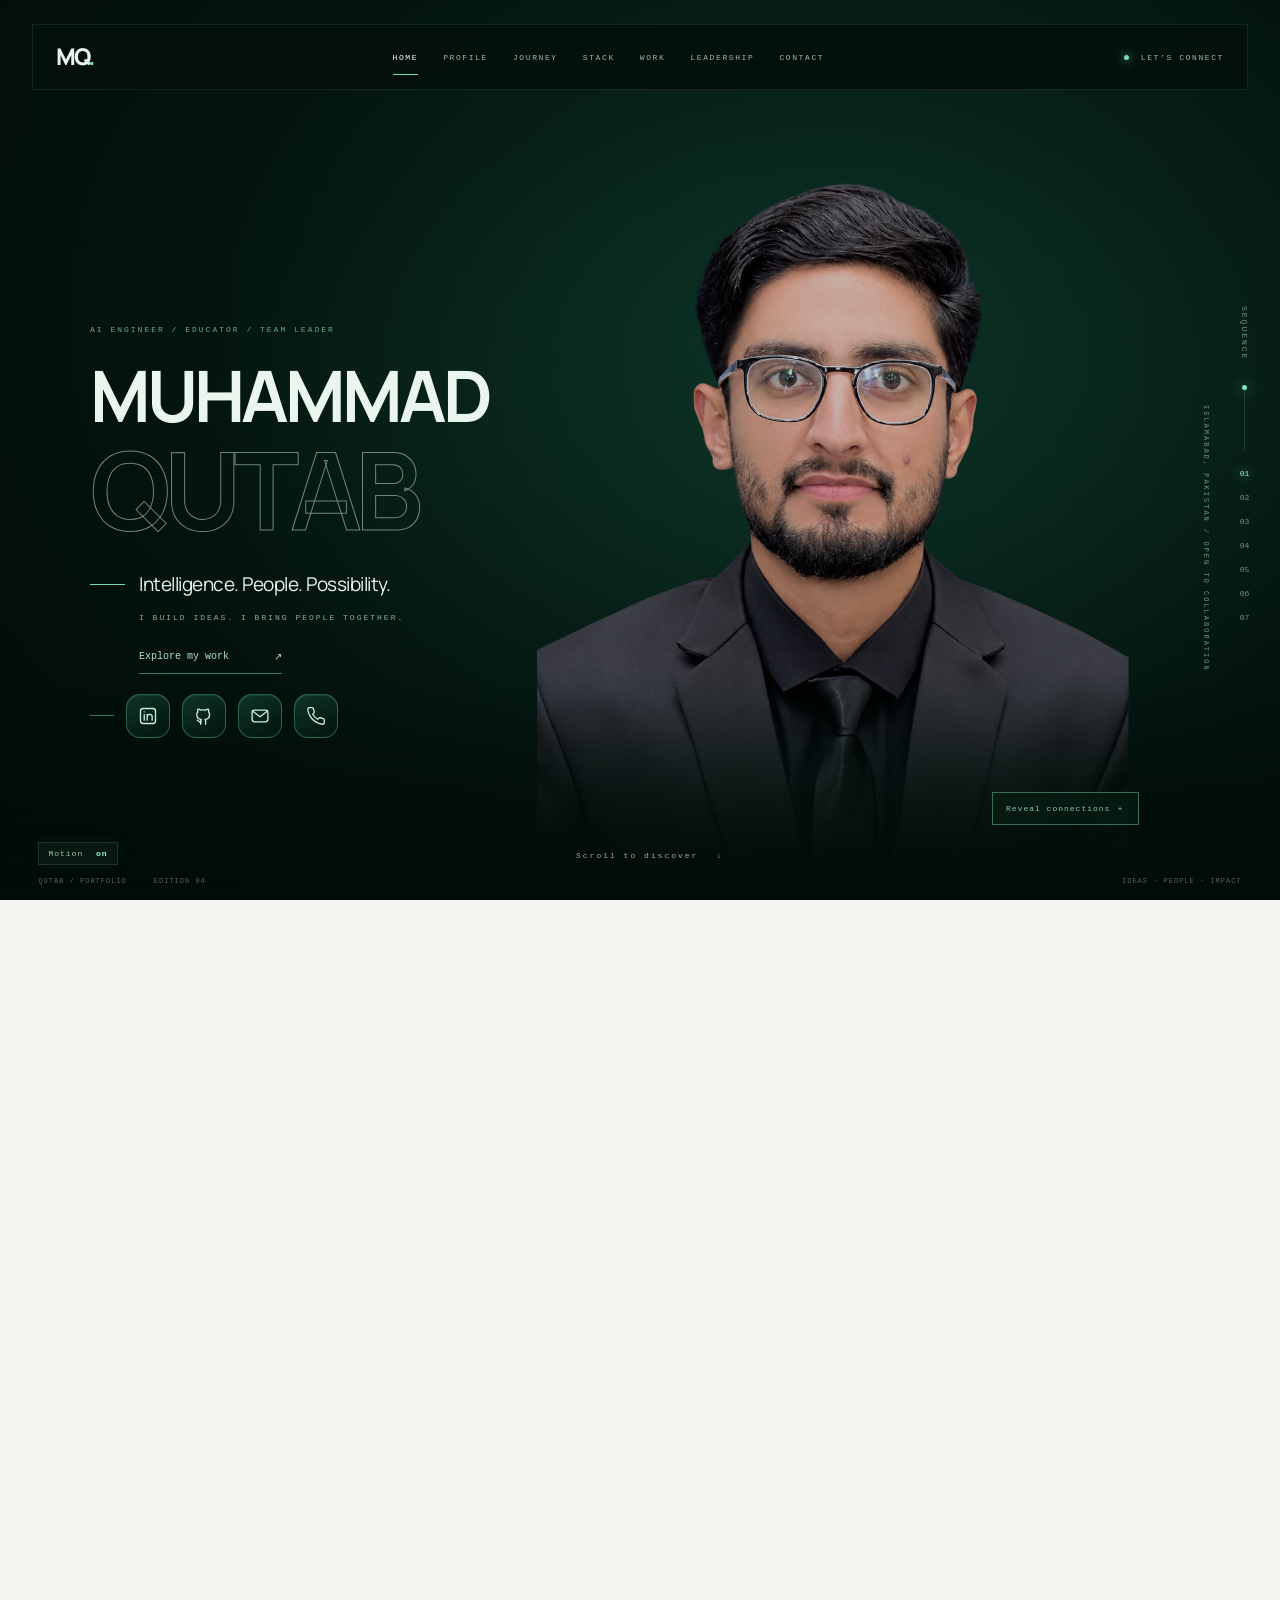
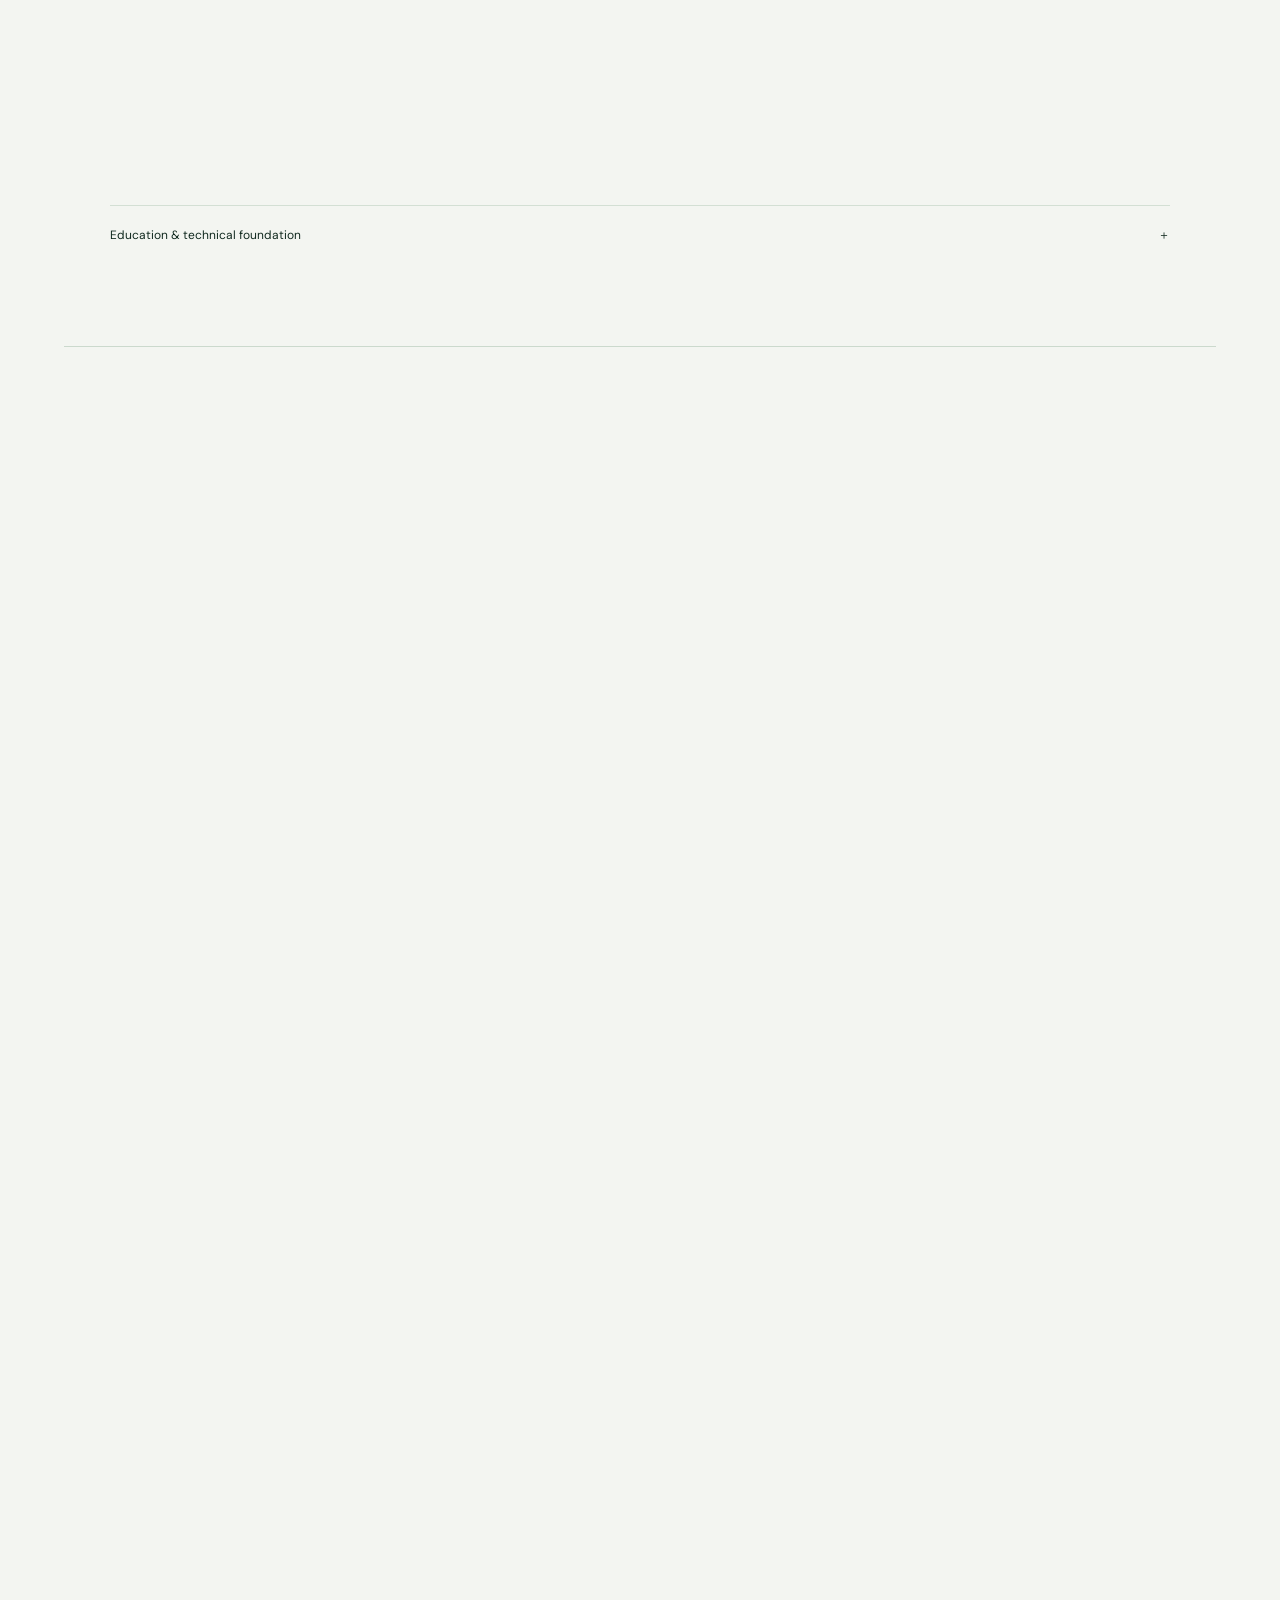
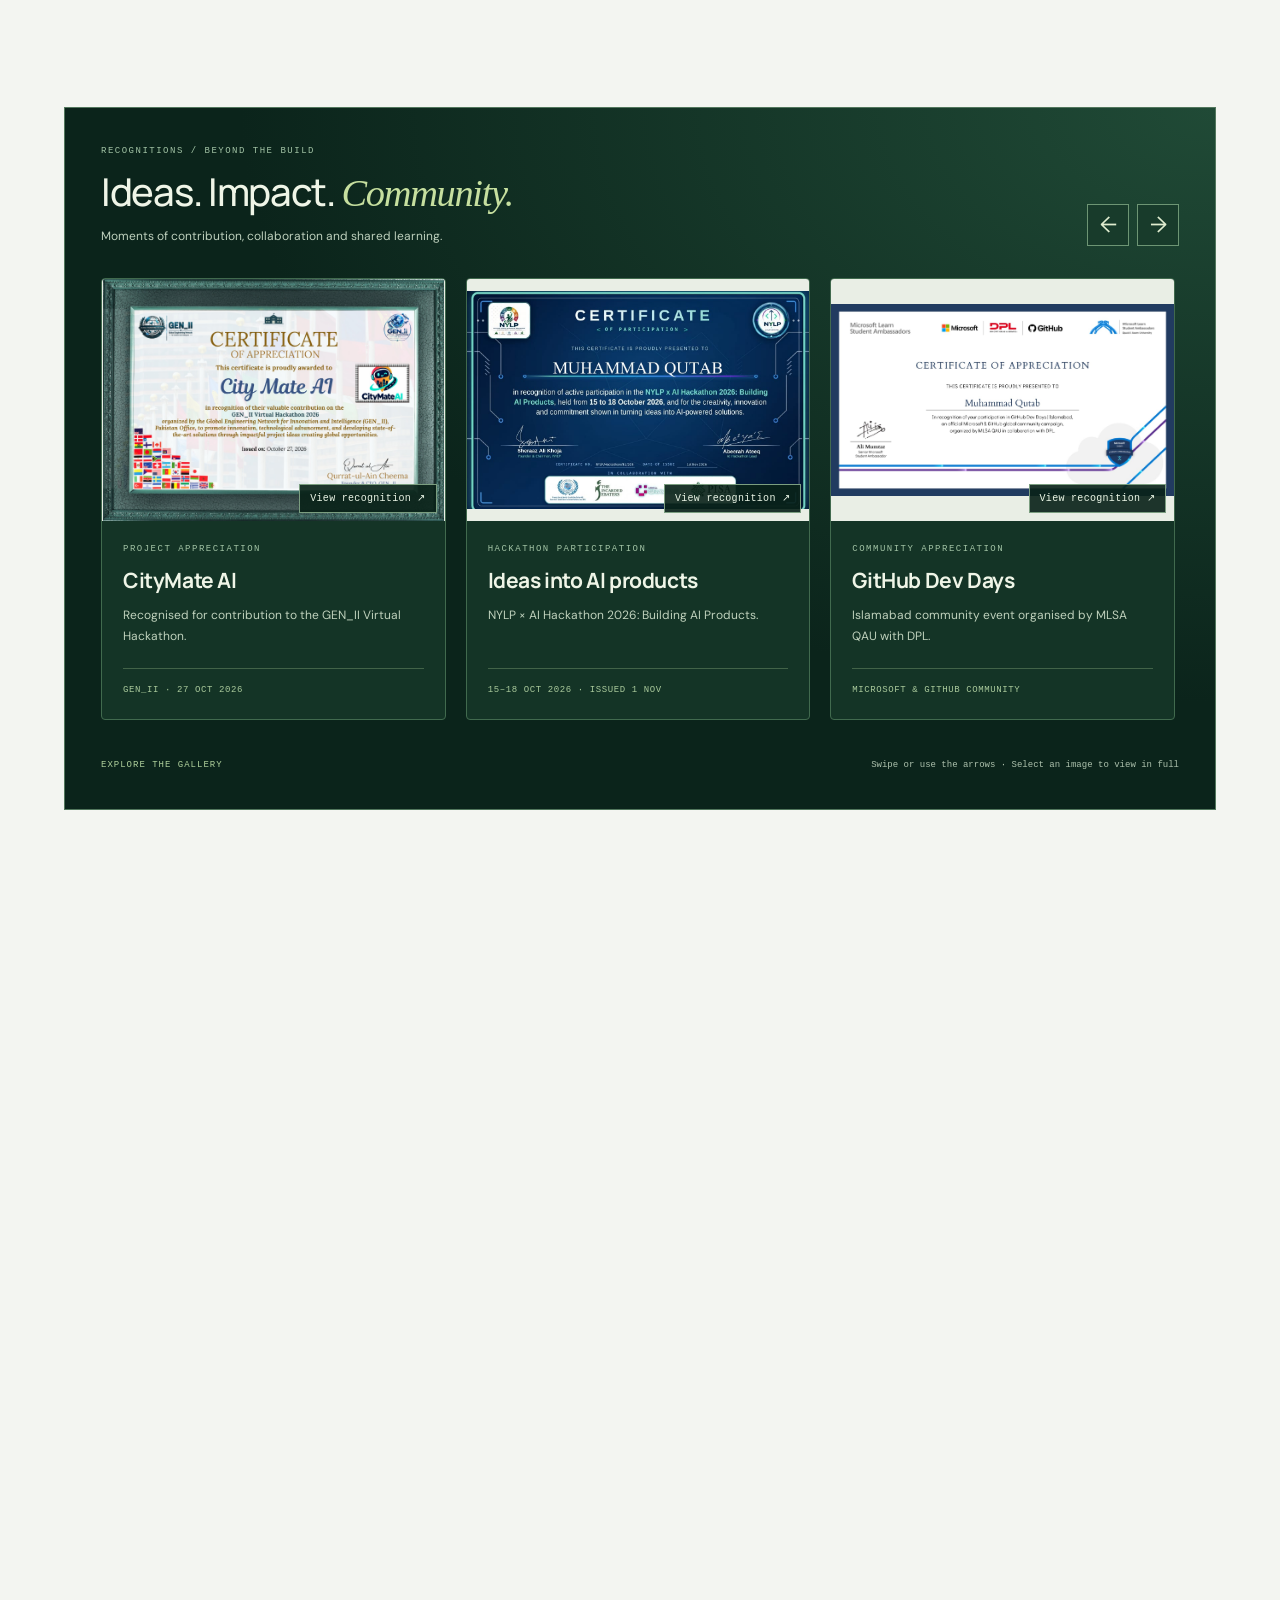
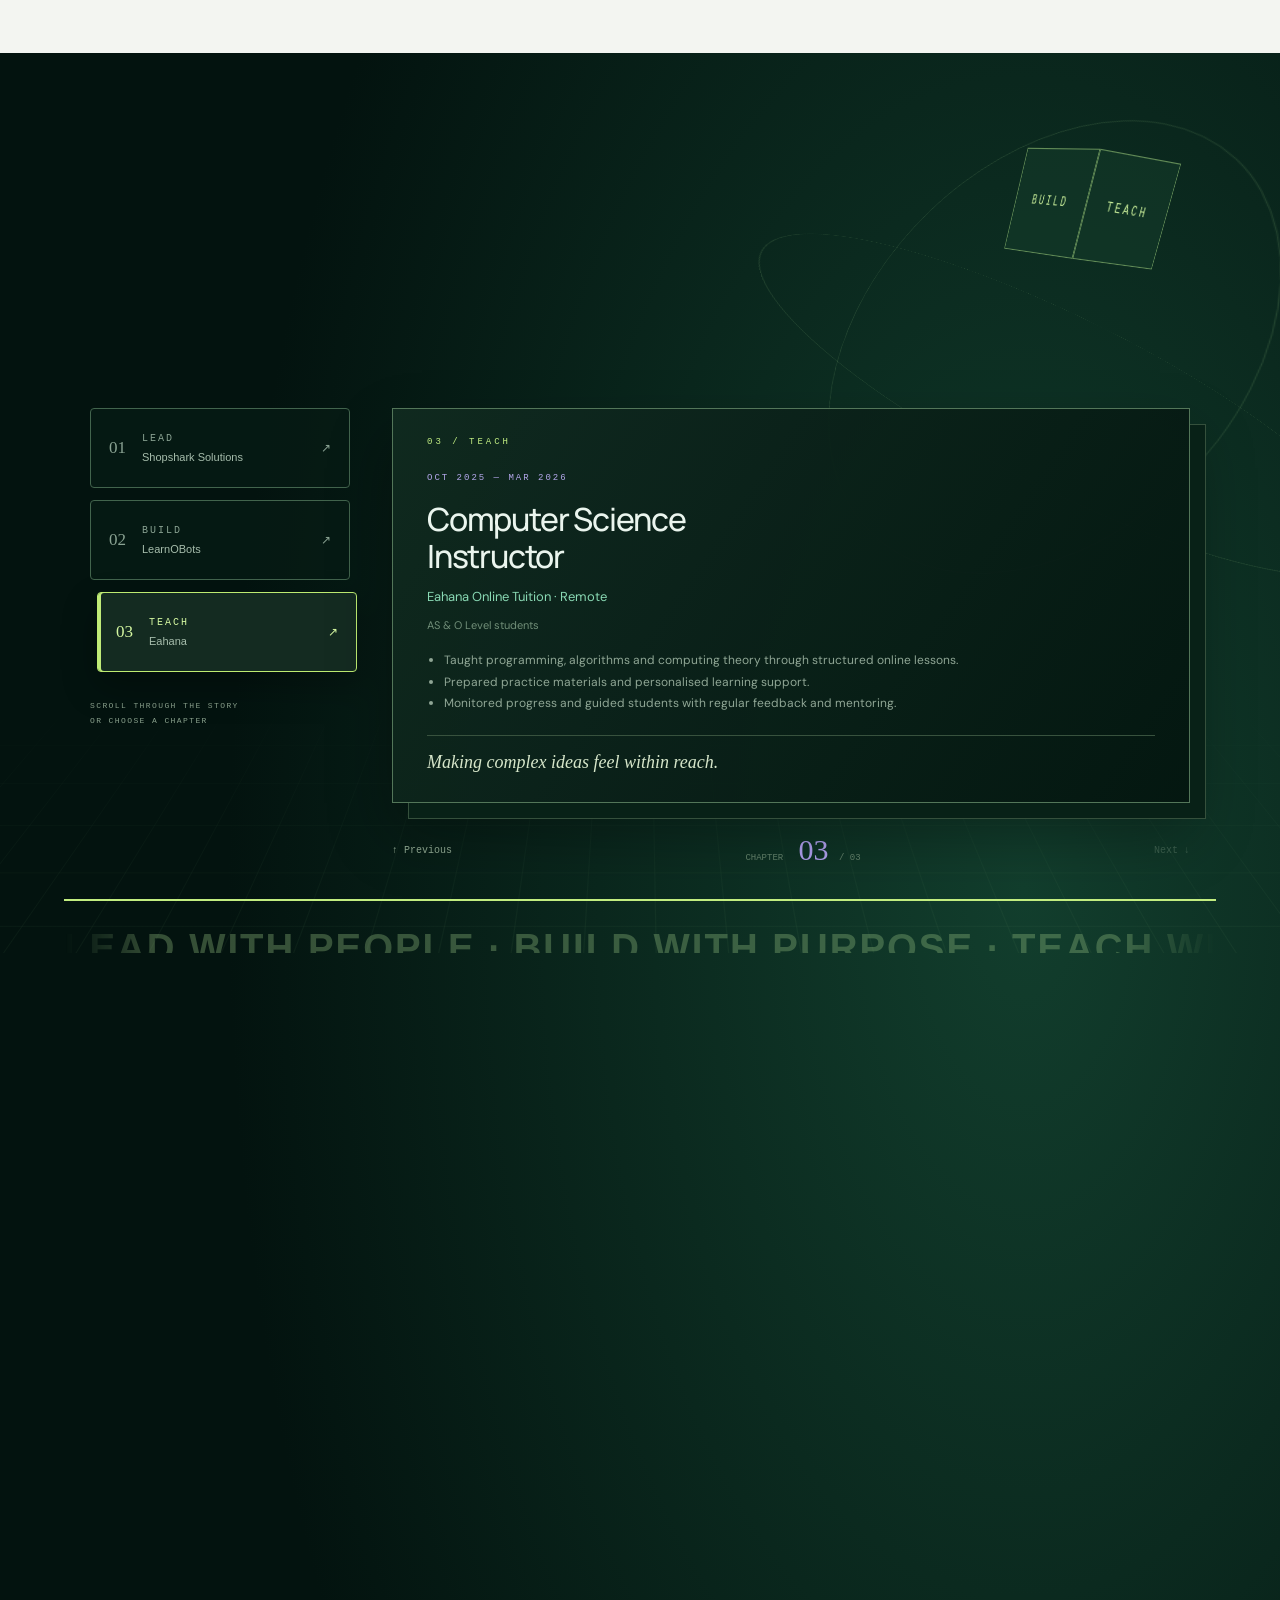
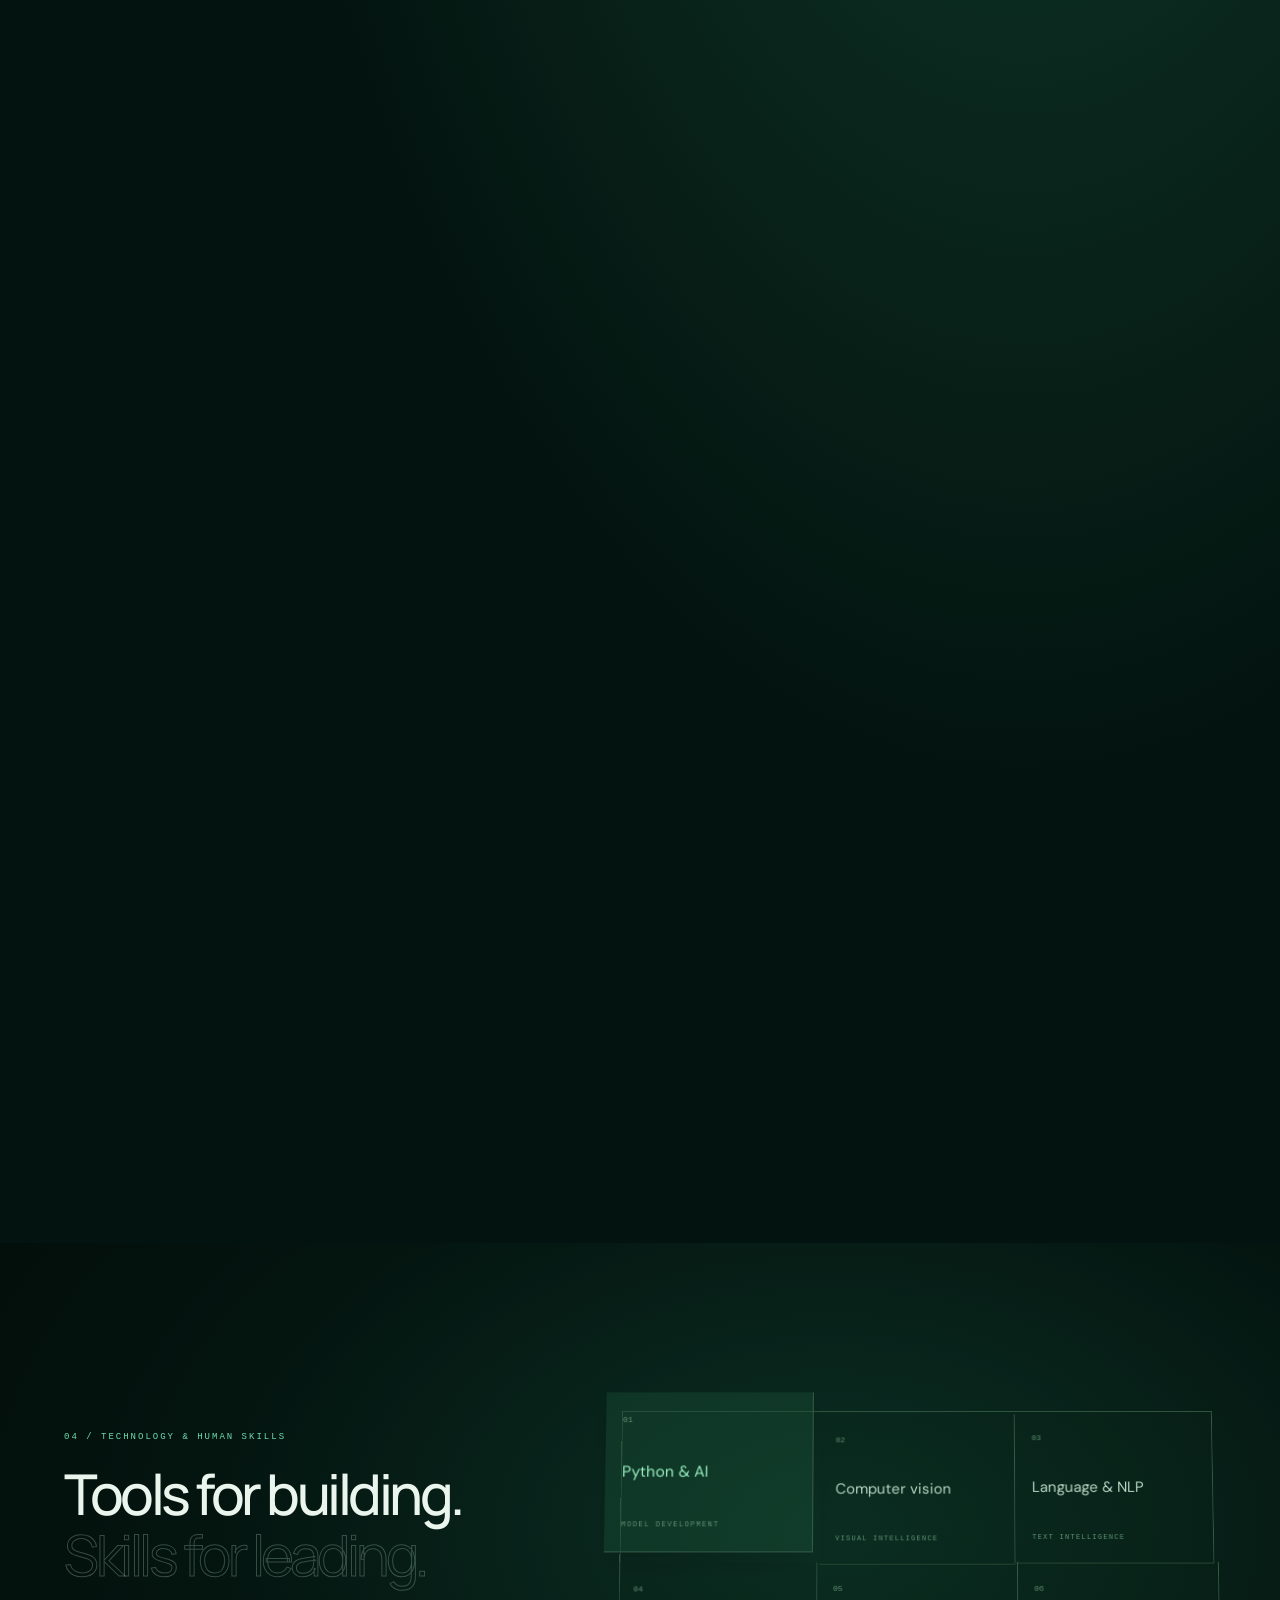
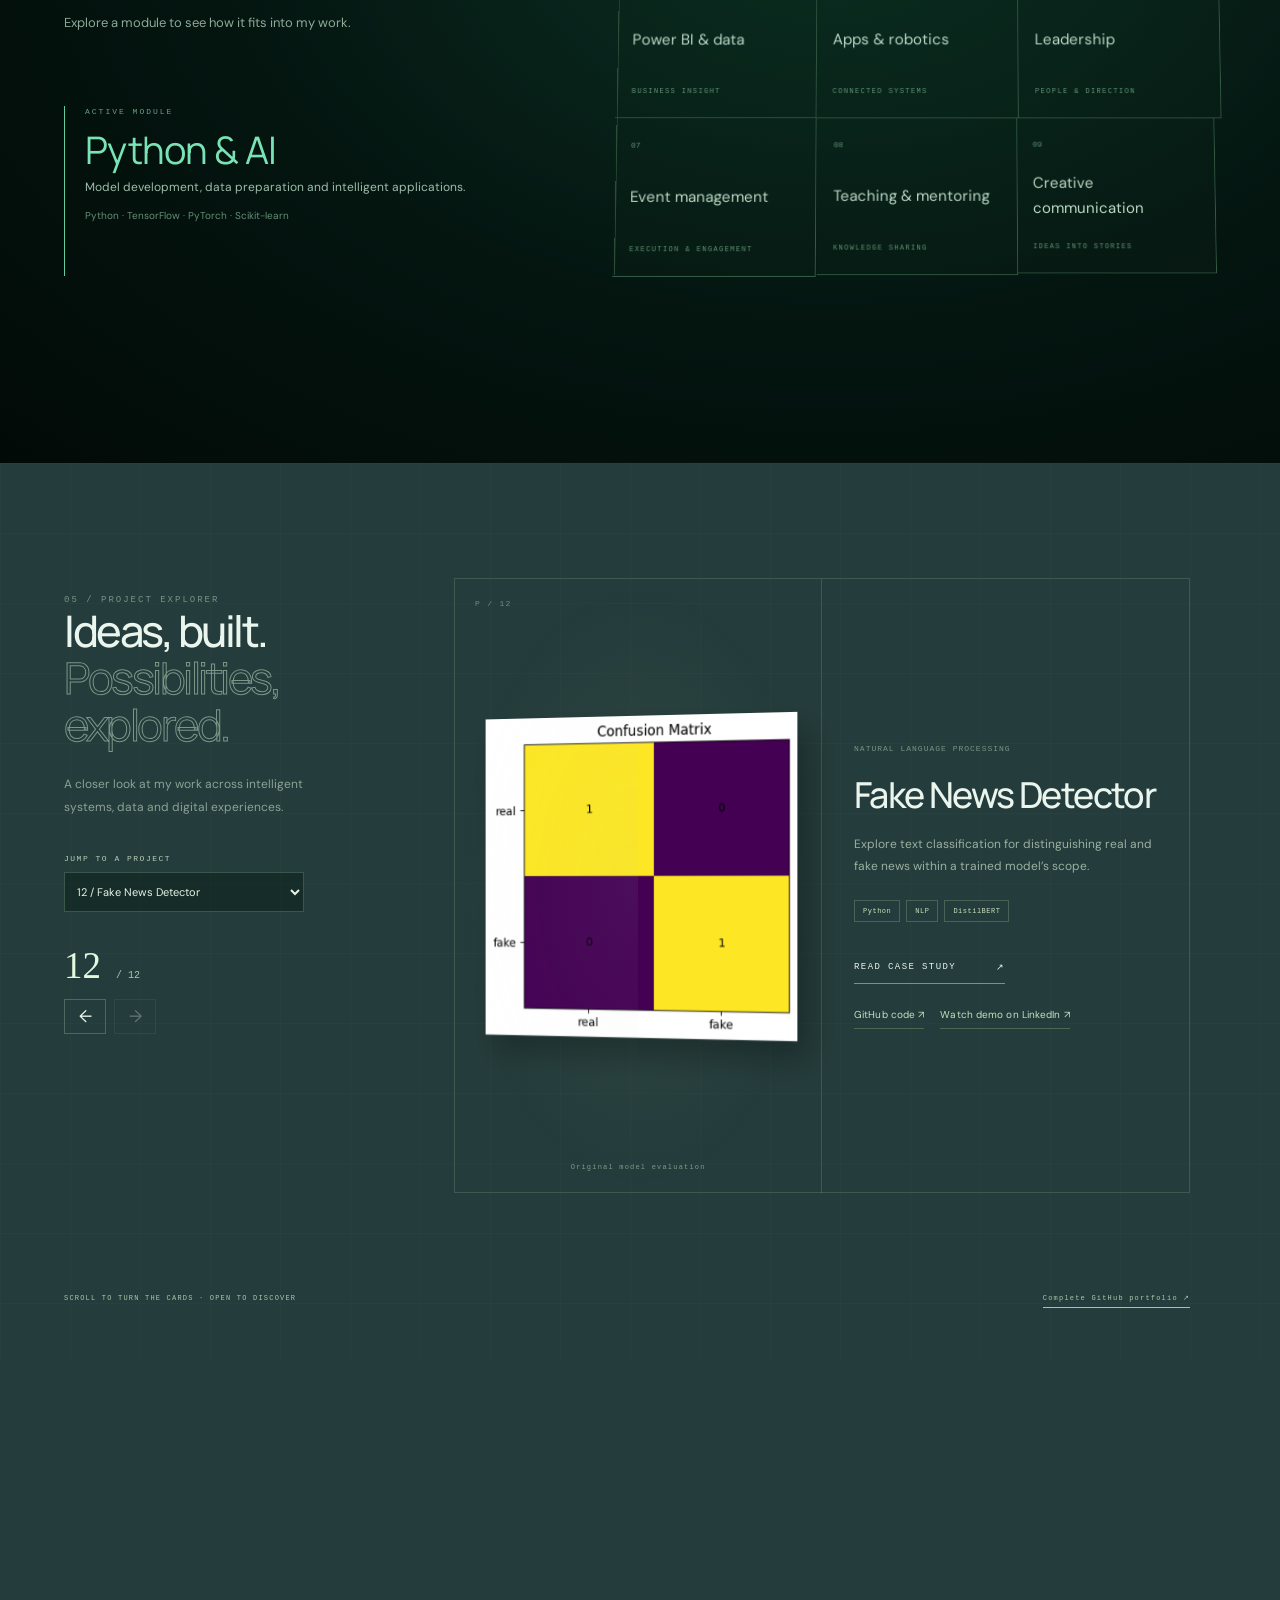
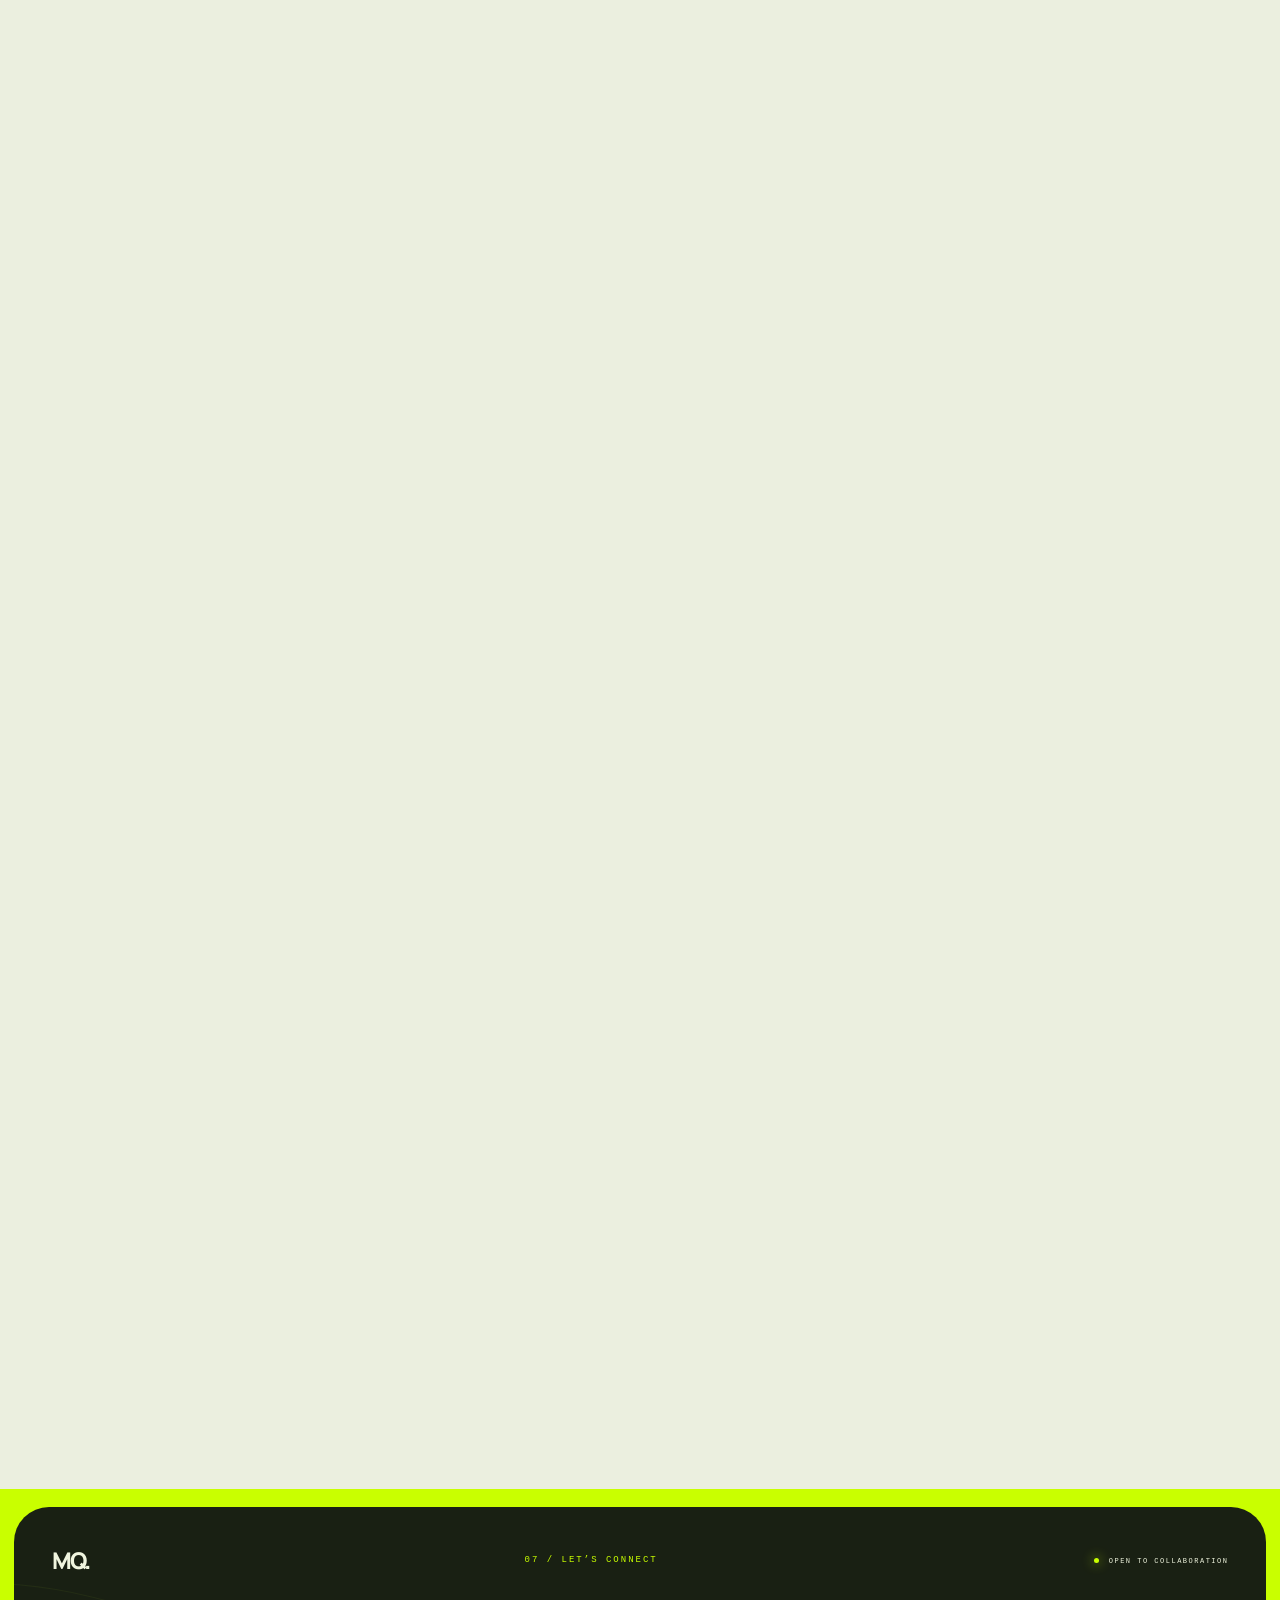
<file: index.html>
<!doctype html><html lang="en"><head><meta charset="utf-8"><meta name="viewport" content="width=device-width,initial-scale=1"><meta name="theme-color" content="#03130f"><meta name="description" content="Muhammad Qutab — AI and machine learning engineer, robotics builder, educator and team leader. Explore projects, leadership, event coordination and professional experience."><title>Muhammad Qutab — Intelligence, People & Possibility</title><link rel="icon" href="data:image/svg+xml,%3Csvg xmlns='http://www.w3.org/2000/svg' viewBox='0 0 80 80'%3E%3Crect width='80' height='80' fill='%23051913'/%3E%3Ctext x='10' y='53' font-size='37' fill='%236ee1bb' font-family='Arial'%3EMQ%3C/text%3E%3C/svg%3E"><link rel="stylesheet" href="system.css"><link rel="stylesheet" href="motion.css"><link rel="stylesheet" href="journey.css"><link rel="stylesheet" href="recognition-contact.css"><link rel="stylesheet" href="mobile.css"><link rel="stylesheet" href="leadership-story.css"><style>
.hero-socials{display:flex;align-items:center;gap:12px;margin-top:20px;width:max-content;max-width:100%;position:relative;z-index:6}
.hero-socials:before{content:"";width:24px;height:1px;background:#6ee1bb80}
.hero-socials :is(a,.hero-phone-toggle){display:grid;place-items:center;width:44px;height:44px;flex:0 0 44px;border:1px solid #6ee1bb55;border-radius:14px;background:linear-gradient(145deg,#123b2ed9,#03130fe6);color:#c7efdc;box-shadow:0 4px 0 #02100b, inset 0 1px 0 #b6f8df15;transition:transform .22s ease,border-color .22s ease,color .22s ease,box-shadow .22s ease}
.hero-socials :is(a,.hero-phone-toggle):hover{transform:translateY(-4px) rotate(-4deg);border-color:#6ee1bb;color:#6ee1bb;box-shadow:0 7px 16px #0005}
.hero-socials :is(a,.hero-phone-toggle):focus-visible{outline:2px solid #caff04;outline-offset:5px}
.hero-socials :is(a,.hero-phone-toggle):active{transform:translateY(1px)}
@media(max-width:800px){.hero-socials{margin:18px auto 0;gap:14px}.hero-socials:before{display:none}}
@media(prefers-reduced-motion:reduce){.hero-socials :is(a,.hero-phone-toggle){transition:none}.hero-socials :is(a,.hero-phone-toggle):hover{transform:none}}
.motion-off .hero-socials :is(a,.hero-phone-toggle){transition:none}

.hero-phone-toggle{padding:0;cursor:pointer;font:inherit}
#hero-phone-panel{box-sizing:border-box;position:absolute;top:auto;bottom:calc(100% + 12px);left:0;width:240px;max-width:calc(100vw - 32px);padding:12px;display:grid;grid-template-columns:minmax(0,1fr) auto;align-items:center;gap:6px 10px;border:1px solid #6ee1bb55;border-radius:12px;background:#071e16;color:#c7efdc;box-shadow:0 8px 24px #0006;text-align:left;z-index:10}
#hero-phone-panel[hidden]{display:none}
#hero-phone-panel label{grid-column:1/-1;display:block;font:500 9px/1.3 sans-serif;letter-spacing:.1em;text-transform:uppercase;margin:0}
#hero-phone-panel input{box-sizing:border-box;width:100%;min-width:0;height:auto;font:400 13px/1.4 sans-serif;letter-spacing:0;color:#eef8ef;background:transparent;border:0;padding:0;margin:0}
#hero-phone-panel .hero-phone-copy{display:inline-flex;align-items:center;justify-content:center;width:auto;min-width:44px;height:32px;min-height:0;font:500 11px/1 sans-serif;letter-spacing:0;text-transform:none;border:1px solid #6ee1bb66;background:#153b2d;color:#c7efdc;border-radius:6px;padding:0 9px;margin:0;cursor:pointer}
#hero-phone-panel .hero-phone-copy:focus-visible{outline:2px solid #caff04;outline-offset:3px}
#hero-phone-panel .hero-phone-status{grid-column:1/-1;font:400 10px/1.4 sans-serif;letter-spacing:0;margin:2px 0 0}
#hero-phone-panel .hero-phone-status:empty{display:none}
@media(max-width:800px){#hero-phone-panel{left:50%;transform:translateX(-50%)}}
</style><link rel="stylesheet" href="recognition-gallery.css"><link rel="stylesheet" href="work-links.css"></head><body>
<a href="#main" class="skip">Skip to content</a><div class="cursor-halo" aria-hidden="true"></div><header class="navbar"><a class="logo" href="#home" aria-label="Muhammad Qutab home">MQ<span>.</span></a><button class="menu-toggle" aria-expanded="false" aria-controls="navigation">Menu <span>＋</span></button><nav id="navigation" aria-label="Primary navigation"><a href="#home">Home</a><a href="#about">Profile</a><a href="#experience">Journey</a><a href="#skills">Stack</a><a href="#work">Work</a><a href="#leadership">Leadership</a><a href="#contact">Contact</a></nav><a class="connect" href="#contact"><i></i> Let’s connect</a><div class="header-progress" aria-hidden="true"></div></header>
<aside class="sequence" aria-label="Page progress"><span>Sequence</span><div class="sequence-track"><i></i></div><a href="#home" aria-label="01 Home">01</a><a href="#about" aria-label="02 Profile">02</a><a href="#experience" aria-label="03 Journey">03</a><a href="#skills" aria-label="04 Stack">04</a><a href="#work" aria-label="05 Work">05</a><a href="#leadership" aria-label="06 Leadership">06</a><a href="#contact" aria-label="07 Contact">07</a></aside>
<div class="system-footer" aria-hidden="true"><span>QUTAB / PORTFOLIO<span class="edition">EDITION 04</span></span><span id="coordinates">IDEAS · PEOPLE · IMPACT</span></div><button class="motion-control" aria-pressed="false">Motion <span>on</span></button>
<main id="main">
<section id="home" class="hero section dark" data-theme="dark"><div class="ambient" aria-hidden="true"></div><div class="hero-grid" aria-hidden="true"></div><div class="hero-identity"><p class="eyebrow hero-intro">AI ENGINEER / EDUCATOR / TEAM LEADER</p><h1><span>Muhammad</span><span class="outline">Qutab</span></h1><h2><i></i> Intelligence. People. Possibility.</h2><p class="hero-tagline">I BUILD IDEAS. I BRING PEOPLE TOGETHER.</p><a class="hero-cta" href="#work">Explore my work <span>↗</span></a><nav class="hero-socials" aria-label="Connect with Muhammad"><a href="https://www.linkedin.com/in/muhammadqutab6/" target="_blank" rel="noopener noreferrer" aria-label="LinkedIn profile" title="LinkedIn"><svg viewBox="0 0 24 24" width="20" height="20" fill="none" stroke="currentColor" stroke-width="1.6" stroke-linecap="round" stroke-linejoin="round" aria-hidden="true"><rect x="3" y="3" width="18" height="18" rx="3"/><path d="M7.5 10v7M11 17v-7m0 3a3 3 0 0 1 6 0v4"/><path d="M7.5 7h.01"/></svg></a><a href="https://github.com/MuhammadQutab" target="_blank" rel="noopener noreferrer" aria-label="GitHub projects" title="GitHub"><svg viewBox="0 0 24 24" width="20" height="20" fill="none" stroke="currentColor" stroke-width="1.6" stroke-linecap="round" stroke-linejoin="round" aria-hidden="true"><path d="M9 19c-4 1-4-2-5-2m10 5v-3.5a3 3 0 0 0-.8-2.3c2.7-.3 5.5-1.3 5.5-6A4.7 4.7 0 0 0 17.4 7a4.4 4.4 0 0 0-.1-3.2S16.3 3.5 14 5a11 11 0 0 0-6 0C5.7 3.5 4.7 3.8 4.7 3.8A4.4 4.4 0 0 0 4.6 7a4.7 4.7 0 0 0-1.3 3.2c0 4.7 2.8 5.7 5.5 6A3 3 0 0 0 8 18.5V22"/></svg></a><a href="#enquiry" aria-label="Email Muhammad Qutab" title="Email"><svg viewBox="0 0 24 24" width="20" height="20" fill="none" stroke="currentColor" stroke-width="1.6" stroke-linecap="round" stroke-linejoin="round" aria-hidden="true"><rect x="2.5" y="5" width="19" height="14" rx="3"/><path d="m3 6 9 7 9-7"/></svg></a><button type="button" class="hero-phone-toggle" aria-label="Show phone number" title="Phone" aria-expanded="false" aria-controls="hero-phone-panel"><svg viewBox="0 0 24 24" width="20" height="20" fill="none" stroke="currentColor" stroke-width="1.6" stroke-linecap="round" stroke-linejoin="round" aria-hidden="true"><path d="M22 16.9v3a2 2 0 0 1-2.2 2 19.8 19.8 0 0 1-8.6-3.1 19.5 19.5 0 0 1-6-6A19.8 19.8 0 0 1 2.1 4.2 2 2 0 0 1 4.1 2h3a2 2 0 0 1 2 1.7c.1 1 .4 1.9.7 2.8a2 2 0 0 1-.5 2.1L8 9.9a16 16 0 0 0 6 6l1.3-1.3a2 2 0 0 1 2.1-.5c.9.3 1.8.6 2.8.7a2 2 0 0 1 1.8 2.1z"/></svg></button><div id="hero-phone-panel" class="hero-phone-panel" hidden><label for="hero-phone-number">Phone number</label><input id="hero-phone-number" value="+92 315 5916968" readonly aria-label="Muhammad Qutab's phone number"><button type="button" class="hero-phone-copy" aria-label="Copy phone number">Copy</button><p class="hero-phone-status" role="status" aria-live="polite"></p></div></nav></div><div class="hero-person"><img src="assets/portrait-cutout.png" alt="Muhammad Qutab in a black suit" fetchpriority="high"><div class="circuit-overlay" aria-hidden="true"><svg viewBox="0 0 500 600"><path d="M20 160h110l60 70h120l50-50h120M0 290h130l50-50M500 350H350l-80-80M40 470h120l60-95h95l55 55h110M250 40v140m0 260v140"/><g><circle cx="190" cy="230" r="7"/><circle cx="310" cy="230" r="7"/><circle cx="270" cy="270" r="7"/><circle cx="220" cy="375" r="7"/><circle cx="250" cy="180" r="7"/></g></svg><span>PYTHON</span><span>COMPUTER VISION</span><span>LEADERSHIP</span><span>DATA & BI</span></div></div><button class="reveal-control" aria-pressed="false">Reveal connections <span>＋</span></button><a class="scroll-enter" href="#about">Scroll to discover <span>↓</span></a><span class="hero-location">ISLAMABAD, PAKISTAN / OPEN TO COLLABORATION</span></section>
<section id="about" class="profile section light" data-theme="light"><div class="section-title reveal"><p class="eyebrow">02 / PERSONAL PROFILE</p><h2>A technical mind.<br><em>A people-first approach.</em></h2></div><div class="profile-grid"><article class="profile-intro reveal"><h3>I’m Muhammad Qutab</h3><p>An <strong>AI / Machine Learning Engineer</strong> with a BS in Artificial Intelligence from the University of Kotli, Azad Jammu & Kashmir.</p><p>I build across computer vision, natural language processing, robotics, and data analytics. I also teach, mentor, and bring teams together through innovation and entrepreneurship events.</p><p>For me, a good idea becomes meaningful when people can understand it, use it, and build on it.</p><a href="assets/Muhammad-Qutab-CV.pdf" download>Download résumé <span>↘</span></a><a class="recognition-jump" href="#recognition">Explore my recognition <span>↓</span></a></article><div class="profile-metrics"><article class="metric reveal"><div><strong data-count="12">12</strong><span>projects</span></div><p>AI, robotics, analytics and web projects presented here, including mentored research.</p></article><article class="metric reveal"><div><strong><span data-count="5">5</span>+</strong><span>team members</span></div><p>Team leadership and coordination across innovation and entrepreneurship events.</p></article><article class="metric reveal"><div><strong data-count="2">2</strong><span>event platforms</span></div><p>Team Lead / Ambassador at SEC & NESCON, December 2023–December 2024.</p></article><article class="metric reveal"><div><strong class="medal">BS AI</strong><span>gold medalist</span></div><p>University of Kotli, Azad Jammu & Kashmir · 2020–2025.</p></article></div></div><details class="learning"><summary>Education & technical foundation <span>＋</span></summary><div class="learning-grid"><article><h3>BS Artificial Intelligence</h3><p>Gold Medalist · University of Kotli, Azad Jammu & Kashmir.</p></article><article><h3>Technical foundation</h3><p>Computer vision, machine learning, deep learning, algorithms, Python programming, databases and Power BI.</p></article></div></details>
<section class="recognition" id="recognition" aria-labelledby="recognition-title">
<div class="recognition-heading recognition-masthead reveal"><div><p class="eyebrow">CURIOSITY → CAPABILITY → CONTRIBUTION</p><h2 id="recognition-title">Certifications<span class="recognition-and">and</span><em>Recognitions</em></h2></div><p>My learning connects three parts of my story: understanding intelligent systems, helping others build with them, and creating technology for everyday needs.</p></div>
<ol class="learning-path" aria-label="My learning journey"><li class="reveal"><span>01 / EXPLORE</span><strong>Understand the possibilities.</strong><p>AI foundations opened the door to building intelligent solutions.</p><time datetime="2023">2023</time></li><li class="reveal"><span>02 / EXPAND</span><strong>Build a broader perspective.</strong><p>Cybersecurity training added another dimension to my technical learning.</p><time datetime="2024">2024</time></li><li class="reveal"><span>03 / SHARE</span><strong>Turn knowledge into practice.</strong><p>STEAM training connected technology with hands-on teaching.</p><time datetime="2025">2025</time></li><li class="reveal"><span>04 / CONTRIBUTE</span><strong>Create for everyday life.</strong><p>CityMate AI brought my work into a public-service hackathon.</p><time datetime="2026">2026</time></li></ol>
<div class="recognition-feature reveal"><div class="honour-story"><p class="eyebrow">A MILESTONE / CITYMATE AI</p><h3>Built for people.<br>Recognised for impact.</h3><p>A bilingual AI city assistant for everyday needs, local services and newcomers across pilot Pakistani cities.</p><div class="winning-place"><strong>1<span>st</span></strong><div>PUBLIC SERVICE CATEGORY<small>Virtual Hackathon · 24 October 2026</small></div></div><p class="award-organiser">Organised by the Global Engineering Network for Innovation and Intelligence (GEN_II).</p><a href="https://citymate-ai.vercel.app/" target="_blank" rel="noopener noreferrer">Explore CityMate AI <span>↗</span></a></div>
<div class="honour-pair"><article class="honour-card"><div class="honour-card-top"><span>RECOGNITION / 01</span><span class="honour-mark" aria-hidden="true">✦</span></div><a class="recognition-image" href="assets/recognitions/innovation.jpeg" target="_blank" rel="noopener" aria-label="View full-size: Certificate of Innovation and Excellence awarded to Muhammad Qutab by GEN_II"><img src="assets/recognitions/innovation.jpeg" alt="Certificate of Innovation and Excellence awarded to Muhammad Qutab by GEN_II" loading="lazy" decoding="async"><span>View recognition ↗</span></a><h4>Certificate of<br>Innovation and Excellence</h4><p class="honour-project">CityMate AI</p><p>Recognition of innovation and excellence in the CityMate AI project.</p><footer><span>GEN_II</span><time datetime="2026-10-24">24 OCT 2026</time></footer></article><article class="honour-card"><div class="honour-card-top"><span>RECOGNITION / 02</span><span class="honour-mark" aria-hidden="true">✦</span></div><a class="recognition-image" href="assets/recognitions/citymate-first-place.jpeg" target="_blank" rel="noopener" aria-label="View full-size: CityMate trophy — first place in the Public Service category"><img src="assets/recognitions/citymate-first-place.jpeg" alt="CityMate trophy — first place in the Public Service category" loading="lazy" decoding="async"><span>View recognition ↗</span></a><h4>Token of<br>Appreciation</h4><p class="honour-project">CityMate AI</p><p>Awarded for achieving first place in the Public Service category of the virtual hackathon.</p><footer><span>GEN_II</span><time datetime="2026-10-24">24 OCT 2026</time></footer></article></div></div>
<section class="recognition-collection" aria-labelledby="recognition-gallery-title"><div class="recognition-collection-head"><div><p class="eyebrow">RECOGNITIONS / BEYOND THE BUILD</p><h3 id="recognition-gallery-title">Ideas. Impact. <em>Community.</em></h3><p>Moments of contribution, collaboration and shared learning.</p></div><div class="recognition-controls"><button type="button" data-rec-direction="-1" aria-label="Previous recognitions">←</button><button type="button" data-rec-direction="1" aria-label="Next recognitions">→</button></div></div><div class="recognition-track" tabindex="0" aria-label="Recognition gallery; scroll or use arrow keys"><article class="recognition-tile"><a class="recognition-image" href="assets/recognitions/citymate-appreciation.jpeg" target="_blank" rel="noopener" aria-label="View full-size: CityMate AI"><img src="assets/recognitions/citymate-appreciation.jpeg" alt="CityMate AI" loading="lazy" decoding="async"><span>View recognition ↗</span></a><div class="recognition-tile-copy"><p class="eyebrow">PROJECT APPRECIATION</p><h4>CityMate AI</h4><p>Recognised for contribution to the GEN_II Virtual Hackathon.</p><footer>GEN_II · 27 OCT 2026</footer></div></article><article class="recognition-tile"><a class="recognition-image" href="assets/recognitions/nylp.jpeg" target="_blank" rel="noopener" aria-label="View full-size: Ideas into AI products"><img src="assets/recognitions/nylp.jpeg" alt="Ideas into AI products" loading="lazy" decoding="async"><span>View recognition ↗</span></a><div class="recognition-tile-copy"><p class="eyebrow">HACKATHON PARTICIPATION</p><h4>Ideas into AI products</h4><p>NYLP × AI Hackathon 2026: Building AI Products.</p><footer>15–18 OCT 2026 · ISSUED 1 NOV</footer></div></article><article class="recognition-tile"><a class="recognition-image" href="assets/recognitions/github-dev-days.jpeg" target="_blank" rel="noopener" aria-label="View full-size: GitHub Dev Days"><img src="assets/recognitions/github-dev-days.jpeg" alt="GitHub Dev Days" loading="lazy" decoding="async"><span>View recognition ↗</span></a><div class="recognition-tile-copy"><p class="eyebrow">COMMUNITY APPRECIATION</p><h4>GitHub Dev Days</h4><p>Islamabad community event organised by MLSA QAU with DPL.</p><footer>MICROSOFT & GITHUB COMMUNITY</footer></div></article><article class="recognition-tile"><a class="recognition-image" href="assets/recognitions/aws-community.png" target="_blank" rel="noopener" aria-label="View full-size: AWS Student Community Day"><img src="assets/recognitions/aws-community.png" alt="AWS Student Community Day" loading="lazy" decoding="async"><span>View recognition ↗</span></a><div class="recognition-tile-copy"><p class="eyebrow">COMMUNITY PARTICIPATION</p><h4>AWS Student Community Day</h4><p>Learning alongside the builder community in Islamabad.</p><footer>AWS STUDENT BUILDER GROUP · QAU</footer></div></article><article class="recognition-tile"><a class="recognition-image" href="assets/recognitions/citymate-feature.jpeg" target="_blank" rel="noopener" aria-label="View full-size: CityMate in the spotlight"><img src="assets/recognitions/citymate-feature.jpeg" alt="CityMate in the spotlight" loading="lazy" decoding="async"><span>View recognition ↗</span></a><div class="recognition-tile-copy"><p class="eyebrow">COMMUNITY FEATURE</p><h4>CityMate in the spotlight</h4><p>Featured by GEN_II in its Startup Unveil series.</p><footer>GEN_II · STARTUP UNVEIL</footer></div></article></div><p class="recognition-hint">EXPLORE THE GALLERY <span>Swipe or use the arrows · Select an image to view in full</span></p></section><div class="credential-heading reveal" id="credentials"><p class="eyebrow">THE FOUNDATIONS BEHIND THE WORK</p><h3>Always learning.<br><em>Always building on it.</em></h3></div><div class="credential-gallery"><article class="certificate-tile reveal"><div class="certificate-top"><span>CROSS-DISCIPLINARY LEARNING</span><span class="certificate-symbol" aria-hidden="true">✧</span></div><h4>Cybersecurity × AI Workshop</h4><p>Workshop</p><footer><span>CONTINUING DEVELOPMENT</span><span aria-hidden="true">01 / 04</span></footer></article><article class="certificate-tile reveal"><div class="certificate-top"><span>TEACHING & TECHNOLOGY</span><span class="certificate-symbol" aria-hidden="true">✧</span></div><h4>STEAM Trainer</h4><p>LearnOBots (NSTP)</p><footer><span>October 2025</span><span aria-hidden="true">02 / 04</span></footer></article><article class="certificate-tile reveal"><div class="certificate-top"><span>CYBERSECURITY</span><span class="certificate-symbol" aria-hidden="true">✧</span></div><h4>Cyber Security</h4><p>Corvit Networks Lahore</p><footer><span>September 2024</span><span aria-hidden="true">03 / 04</span></footer></article><article class="certificate-tile reveal"><div class="certificate-top"><span>AI FOUNDATIONS</span><span class="certificate-symbol" aria-hidden="true">✧</span></div><h4>AI for Everyone</h4><p>Coursera</p><footer><span>December 2023</span><span aria-hidden="true">04 / 04</span></footer></article></div>
</section></section>
<section id="experience" class="experience section dark" data-theme="dark" aria-labelledby="journey-title"><div class="experience-inner">
<div class="journey-world" aria-hidden="true"><div class="journey-orbit orbit-one"></div><div class="journey-orbit orbit-two"></div><div class="journey-floor"></div><div class="story-cube"><i>LEAD</i><i>BUILD</i><i>TEACH</i><i>GROW</i><i>MQ.</i><i>IDEAS</i></div></div>
<div class="section-title reveal"><p class="eyebrow">03 / MY PROFESSIONAL JOURNEY</p><h2 id="journey-title">A story of people.<br><em>And possibility.</em></h2><p class="journey-intro">Building technology. Sharing knowledge. Bringing people together.<br>Three chapters of the work that shapes me.</p></div>
<div class="career"><div class="career-nodes" role="group" aria-label="Choose a chapter"><button class="selected" data-role="0" aria-pressed="true"><b>01</b><span>LEAD<small>Shopshark Solutions</small></span><i>↗</i></button><button data-role="1" aria-pressed="false"><b>02</b><span>BUILD<small>LearnOBots</small></span><i>↗</i></button><button data-role="2" aria-pressed="false"><b>03</b><span>TEACH<small>Eahana</small></span><i>↗</i></button><p class="journey-hint">SCROLL THROUGH THE STORY<br>OR CHOOSE A CHAPTER</p></div><div class="career-panels"><article class="career-panel"><p class="chapter-label">01 / LEAD</p><span class="eyebrow">February 2025–Present</span><h3>Manager</h3><p class="employer">Shopshark Solutions</p><p class="placement">Freelance agency</p><p class="manager-description">Bringing my experience in leadership, collaboration and creative technology to an agency management role.</p><p class="chapter-reflection">Connecting people. Bringing ideas forward.</p><a class="agency-link" href="https://shopshark-solution.pages.dev" target="_blank" rel="noopener noreferrer">Explore Shopshark Solutions <span>↗</span></a></article><article class="career-panel" hidden><p class="chapter-label">02 / BUILD</p><span class="eyebrow">OCT 2025 — MAR 2026</span><h3>Tech Fellow &<br>AI / Robotics Trainer</h3><p class="employer">LearnOBots · Islamabad, Pakistan</p><p class="placement">Placement: IMSB (I–VIII), Satra Meel</p><ul><li>Delivered practical AI, robotics and algorithms training through STEAM-based learning.</li><li>Led hands-on sessions with Arduino, sensors and automation projects.</li><li>Helped students develop logical reasoning, problem-solving and computational thinking.</li></ul><p class="chapter-reflection">From a concept to something students can build.</p></article><article class="career-panel" hidden><p class="chapter-label">03 / TEACH</p><span class="eyebrow">OCT 2025 — MAR 2026</span><h3>Computer Science<br>Instructor</h3><p class="employer">Eahana Online Tuition · Remote</p><p class="placement">AS & O Level students</p><ul><li>Taught programming, algorithms and computing theory through structured online lessons.</li><li>Prepared practice materials and personalised learning support.</li><li>Monitored progress and guided students with regular feedback and mentoring.</li></ul><p class="chapter-reflection">Making complex ideas feel within reach.</p></article><div class="career-controls"><button id="previous-role" aria-label="Previous experience">↑ Previous</button><span>CHAPTER <strong id="role-number">01</strong> / 03</span><button id="next-role" aria-label="Next experience">Next ↓</button></div></div></div>
<div class="journey-progress" aria-hidden="true"><i></i></div><div class="journey-marquee" aria-hidden="true"><div><span>LEAD WITH PEOPLE · BUILD WITH PURPOSE · TEACH WITH CURIOSITY · </span><span>LEAD WITH PEOPLE · BUILD WITH PURPOSE · TEACH WITH CURIOSITY · </span></div></div></div></section>
<section id="skills" class="skills section dark" data-theme="dark"><div class="skills-copy"><p class="eyebrow">04 / TECHNOLOGY & HUMAN SKILLS</p><h2>Tools for building.<br><em>Skills for leading.</em></h2><p class="section-description">Explore a module to see how it fits into my work.</p><div class="active-module" aria-live="polite"><span class="eyebrow">Active module</span><h3 id="skill-name">Python & AI</h3><p id="skill-description">Model development, data preparation and intelligent applications.</p><p id="skill-tools">Python · TensorFlow · PyTorch · Scikit-learn</p></div></div><div class="skill-matrix" aria-label="Explore skills"></div></section>
<section id="work" class="work section" data-theme="dark"><div class="work-sticky"><div class="work-heading"><p class="eyebrow">05 / PROJECT EXPLORER</p><h2>Ideas, built.<br><em>Possibilities, explored.</em></h2><p class="section-description">A closer look at my work across intelligent systems, data and digital experiences.</p><label class="project-picker-label" for="project-picker">Jump to a project</label><select id="project-picker"></select><div class="project-counter"><span id="project-number">01</span><span>/ 12</span></div><div class="project-controls"><button id="previous-project" aria-label="Previous project">←</button><button id="next-project" aria-label="Next project">→</button></div></div><div class="showcase" id="project-stage"></div><div class="work-bottom"><span>SCROLL TO TURN THE CARDS · OPEN TO DISCOVER</span><a href="https://github.com/MuhammadQutab" target="_blank" rel="noopener noreferrer">Complete GitHub portfolio ↗</a></div></div></section>
<section id="leadership" class="leadership section light" data-theme="light">
<div class="section-title reveal"><p class="eyebrow">06 / LEADERSHIP & EVENT MANAGEMENT</p><h2>Good ideas need people.<br><em>I bring them together.</em></h2></div>
<div class="lead-story-intro reveal"><p>From a university media team to agency management.<br>A story of showing up, connecting people, and making things happen.</p><div class="lead-proof"><div><strong>5+</strong><span>TEAM MEMBERS LED</span></div><div><strong>2</strong><span>EVENT PLATFORMS</span></div></div></div>
<article class="sec-story reveal" aria-labelledby="sec-title"><div class="sec-heading"><div><span class="eyebrow">01 / BRING PEOPLE TOGETHER</span><h3 id="sec-title">SEC <em>’24</em></h3><p>Startup & Entrepreneurial Conference · University of Kotli AJK</p></div><span class="role-pill">HEAD OF TEAM MEDIA</span></div>
<div class="sec-carousel" role="region" aria-roledescription="carousel" aria-label="SEC 2024 photo story"><div class="sec-carousel-stage" tabindex="0" aria-label="Use left and right arrow keys to explore SEC photos"><button type="button" class="sec-slide" data-sec-photo="0" aria-label="Open photo 1: On stage, together."><span class="slide-frame"><img src="assets/sec/stage.webp" alt="On stage, together." loading="lazy"></span><span class="slide-caption"><small>SEC ’24 / 01</small><b>On stage, together.</b><span aria-hidden="true">↗</span></span></button><button type="button" class="sec-slide" data-sec-photo="1" aria-label="Open photo 2: The team behind the event."><span class="slide-frame"><img src="assets/sec/team.webp" alt="The team behind the event." loading="lazy"></span><span class="slide-caption"><small>SEC ’24 / 02</small><b>The team behind the event.</b><span aria-hidden="true">↗</span></span></button><button type="button" class="sec-slide" data-sec-photo="2" aria-label="Open photo 3: Connections at SEC ’24."><span class="slide-frame"><img src="assets/sec/connections.webp" alt="Connections at SEC ’24." loading="lazy"></span><span class="slide-caption"><small>SEC ’24 / 03</small><b>Connections at SEC ’24.</b><span aria-hidden="true">↗</span></span></button><button type="button" class="sec-slide" data-sec-photo="3" aria-label="Open photo 4: Conversations beyond the stage."><span class="slide-frame"><img src="assets/sec/conversation.webp" alt="Conversations beyond the stage." loading="lazy"></span><span class="slide-caption"><small>SEC ’24 / 04</small><b>Conversations beyond the stage.</b><span aria-hidden="true">↗</span></span></button><button type="button" class="sec-slide" data-sec-photo="4" aria-label="Open photo 5: Named Head of Team Media."><span class="slide-frame"><img src="assets/sec/announcement.webp" alt="Named Head of Team Media." loading="lazy"></span><span class="slide-caption"><small>SEC ’24 / 05</small><b>Named Head of Team Media.</b><span aria-hidden="true">↗</span></span></button><button type="button" class="sec-slide" data-sec-photo="5" aria-label="Open photo 6: Team Media, SEC 2024."><span class="slide-frame"><img src="assets/sec/media-team.webp" alt="Team Media, SEC 2024." loading="lazy"></span><span class="slide-caption"><small>SEC ’24 / 06</small><b>Team Media, SEC 2024.</b><span aria-hidden="true">↗</span></span></button></div><div class="sec-slider-controls"><button type="button" id="sec-slide-prev" aria-label="Previous slide">←</button><p id="sec-slide-label" aria-live="polite">01 / 06 · On stage, together.</p><button type="button" id="sec-slide-next" aria-label="Next slide">→</button></div><div class="sec-slide-dots" aria-label="Choose an event photo"><button type="button" data-slide-to="0" aria-label="Show SEC photo 1" aria-pressed="true"></button><button type="button" data-slide-to="1" aria-label="Show SEC photo 2" aria-pressed="false"></button><button type="button" data-slide-to="2" aria-label="Show SEC photo 3" aria-pressed="false"></button><button type="button" data-slide-to="3" aria-label="Show SEC photo 4" aria-pressed="false"></button><button type="button" data-slide-to="4" aria-label="Show SEC photo 5" aria-pressed="false"></button><button type="button" data-slide-to="5" aria-label="Show SEC photo 6" aria-pressed="false"></button></div><p class="sec-slider-hint">DRAG OR SWIPE TO EXPLORE · TAP THE CENTRE PHOTO TO ENLARGE</p></div><div class="sec-story-footer"><p>Led the media team, supported event coordination, and helped people and ideas find their audience.</p><span>LEADERSHIP · MEDIA · CREATIVE ENGAGEMENT</span></div></article>
<div class="lead-next-chapters"><article class="lead-chapter reveal"><span class="eyebrow">02 / CONNECT ACROSS TEAMS</span><h3>NESCON</h3><p class="chapter-place">FAST University Islamabad</p><p>As Team Lead / Ambassador, I helped coordinate people across activities and keep participation moving.</p><footer>TEAM LEAD / AMBASSADOR<span>↗</span></footer></article><article class="lead-chapter agency-chapter reveal"><span class="eyebrow">03 / CARRY IT FORWARD</span><h3>Shopshark<br>Solutions</h3><p class="chapter-place">Freelance agency · Manager</p><p>The same people-first approach now shapes how I connect teams, ideas and technical work.</p><a href="https://shopshark-solution.pages.dev" target="_blank" rel="noopener noreferrer">EXPLORE THE AGENCY <span>↗</span></a></article></div>
<div class="lead-closing reveal"><span>MY APPROACH</span><p>Listen. <em>Connect.</em> Make it happen.</p></div>
<dialog id="sec-lightbox" aria-labelledby="sec-photo-caption"><div class="sec-viewer-top"><span>SEC ’24 / EVENT JOURNAL</span><button type="button" id="sec-close" aria-label="Close SEC gallery">Close ×</button></div><img id="sec-full-photo" src="assets/sec/stage.webp" alt="SEC 2024 team together on the conference stage"><div class="sec-viewer-bottom"><button id="sec-prev" type="button" aria-label="Previous SEC photograph">←</button><div><p id="sec-photo-caption">On stage, together.</p><span id="sec-photo-count" aria-live="polite">01 / 06</span></div><button id="sec-next" type="button" aria-label="Next SEC photograph">→</button></div></dialog>
</section>

<section id="contact" class="contact section" data-theme="contact"><div class="contact-inner"><div class="contact-top"><a class="logo" href="#home">MQ.</a><span class="eyebrow">07 / LET’S CONNECT</span><span class="availability"><i></i> OPEN TO COLLABORATION</span></div><div class="contact-headline"><span class="monogram" aria-hidden="true">Mq.</span><h2>LET’S BUILD IDEAS.<br><em>AND BRING THEM TO LIFE.</em></h2></div><div class="contact-columns"><nav aria-label="Footer navigation"><span class="eyebrow">Explore</span><a href="#home">Home</a><a href="#about">Profile</a><a href="#experience">Journey</a><a href="#work">Work</a><a href="#leadership">Leadership</a></nav><div class="contact-person"><img src="assets/portrait-cutout.png" alt="Muhammad Qutab" loading="lazy"><a class="start-project" href="#enquiry" data-enquiry-link>START A CONVERSATION <span>↗</span></a></div><nav aria-label="Social and contact links"><span class="eyebrow">Connect</span><a href="#enquiry" data-enquiry-link>Email ↗</a><a href="https://www.linkedin.com/in/muhammadqutab6/" target="_blank" rel="noopener noreferrer">LinkedIn ↗</a><a href="https://github.com/MuhammadQutab" target="_blank" rel="noopener noreferrer">GitHub ↗</a><a href="tel:+923155916968">Call ↗</a></nav></div><div class="contact-ribbon" aria-hidden="true"><span>PYTHON</span><span>AI / ML</span><span>ROBOTICS</span><span>POWER BI</span><span>LEADERSHIP</span><span>STEAM</span></div><section class="enquiry" id="enquiry" aria-labelledby="enquiry-title" tabindex="-1"><div class="enquiry-copy"><p class="eyebrow">YOUR NEXT IDEA STARTS HERE</p><h3 id="enquiry-title">Let’s start<br> a conversation.</h3><p>Have a question about my work, a role, a research idea, or a project? Tell me a little about it.</p><a class="contact-email" href="mailto:muhammadqutab6@gmail.com">muhammadqutab6@gmail.com</a><div class="email-options"><a href="https://mail.google.com/mail/?view=cm&fs=1&to=muhammadqutab6%40gmail.com&su=Portfolio%20enquiry" target="_blank" rel="noopener noreferrer">Open Gmail ↗</a><button type="button" id="copy-email">Copy email</button><a href="mailto:muhammadqutab6@gmail.com">Use mail app ↗</a></div><p id="copy-status" class="copy-status" role="status" aria-live="polite"></p></div>
<form id="brief-form" action="https://api.web3forms.com/submit" method="POST" aria-describedby="form-privacy brief-status">
<div class="form-honeypot" aria-hidden="true"><label>Leave this field empty</label></div>
<input type="hidden" name="access_key" value="3823e83a-6f5c-4171-aed8-55c97f6bd88a"><input type="hidden" name="subject" value="New portfolio enquiry — Muhammad Qutab"><input type="hidden" name="redirect" value="https://muhammadqutab.github.io/thank-you.html"><input type="checkbox" name="botcheck" style="display:none" tabindex="-1" aria-hidden="true"><div class="enquiry-fields"><label for="enquiry-name">Your name<input id="enquiry-name" name="name" autocomplete="name" placeholder="How should I address you?" minlength="2" maxlength="100" required></label><label for="enquiry-email">Your email<input id="enquiry-email" name="email" type="email" autocomplete="email" placeholder="you@example.com" maxlength="254" required></label></div><label for="enquiry-topic">What’s on your mind?<select id="enquiry-topic" name="topic"><option>General enquiry</option><option>Job opportunity</option><option>Project collaboration</option><option>Research & mentoring</option><option>Teaching & events</option></select></label><label for="enquiry-message">Your message<textarea id="enquiry-message" name="message" rows="5" minlength="10" maxlength="5000" placeholder="Share a little context and what you have in mind…" required></textarea></label><p id="form-privacy" class="form-privacy">Your details are sent through Web3Forms to Muhammad Qutab to respond to your enquiry.</p><button class="send-enquiry" type="submit">Send enquiry <span>↗</span></button><p id="brief-status" role="status" aria-live="polite" aria-atomic="true">Send here, or use Gmail below with your completed enquiry.</p><noscript><p class="form-privacy">You’ll continue to FormSubmit to complete your submission.</p></noscript><div class="enquiry-fallback"><button type="button" id="enquiry-gmail">Send this enquiry through Gmail ↗</button><a id="enquiry-mail-app" href="mailto:muhammadqutab6@gmail.com">Use my mail app ↗</a><p>You’ll review your message and press Send in your email app.</p></div></form></section></div><footer><span>© <span id="year"></span> Muhammad Qutab</span><a href="#enquiry" data-enquiry-link>muhammadqutab6@gmail.com</a><a href="tel:+923155916968">+92 315 5916968</a></footer></section>
</main><dialog id="case-study" aria-labelledby="case-title"><div class="case-top"><span id="case-index">PROJECT / 01</span><button id="close-case" aria-label="Close project details">Close ×</button></div><div id="case-content"></div></dialog><script src="projects.js"></script><script src="case-data.js"></script><script src="system.js?v=citymate-private-20261112"></script><script src="recognition-contact.js"></script><script src="leadership-story.js"></script><script>
(()=> {
 const toggle=document.querySelector('.hero-phone-toggle');
 const panel=document.getElementById('hero-phone-panel');
 const input=document.getElementById('hero-phone-number');
 const copy=panel.querySelector('.hero-phone-copy');
 const status=panel.querySelector('.hero-phone-status');
 function close(){panel.hidden=true;toggle.setAttribute('aria-expanded','false');}
 toggle.addEventListener('click',()=>{const open=panel.hidden;panel.hidden=!open;toggle.setAttribute('aria-expanded',String(open));status.textContent='';});
 document.addEventListener('click',e=>{if(!panel.contains(e.target)&&!toggle.contains(e.target))close();});
 document.addEventListener('keydown',e=>{if(e.key==='Escape'&&!panel.hidden){close();toggle.focus();}});
 copy.addEventListener('click',async()=>{
  try{await navigator.clipboard.writeText('+923155916968');status.textContent='Copied.';}
  catch{input.focus();input.select();status.textContent='Number selected — press Copy or Ctrl+C.';}
 });
})();
</script><script src="recognition-gallery.js"></script></body></html>
</file>
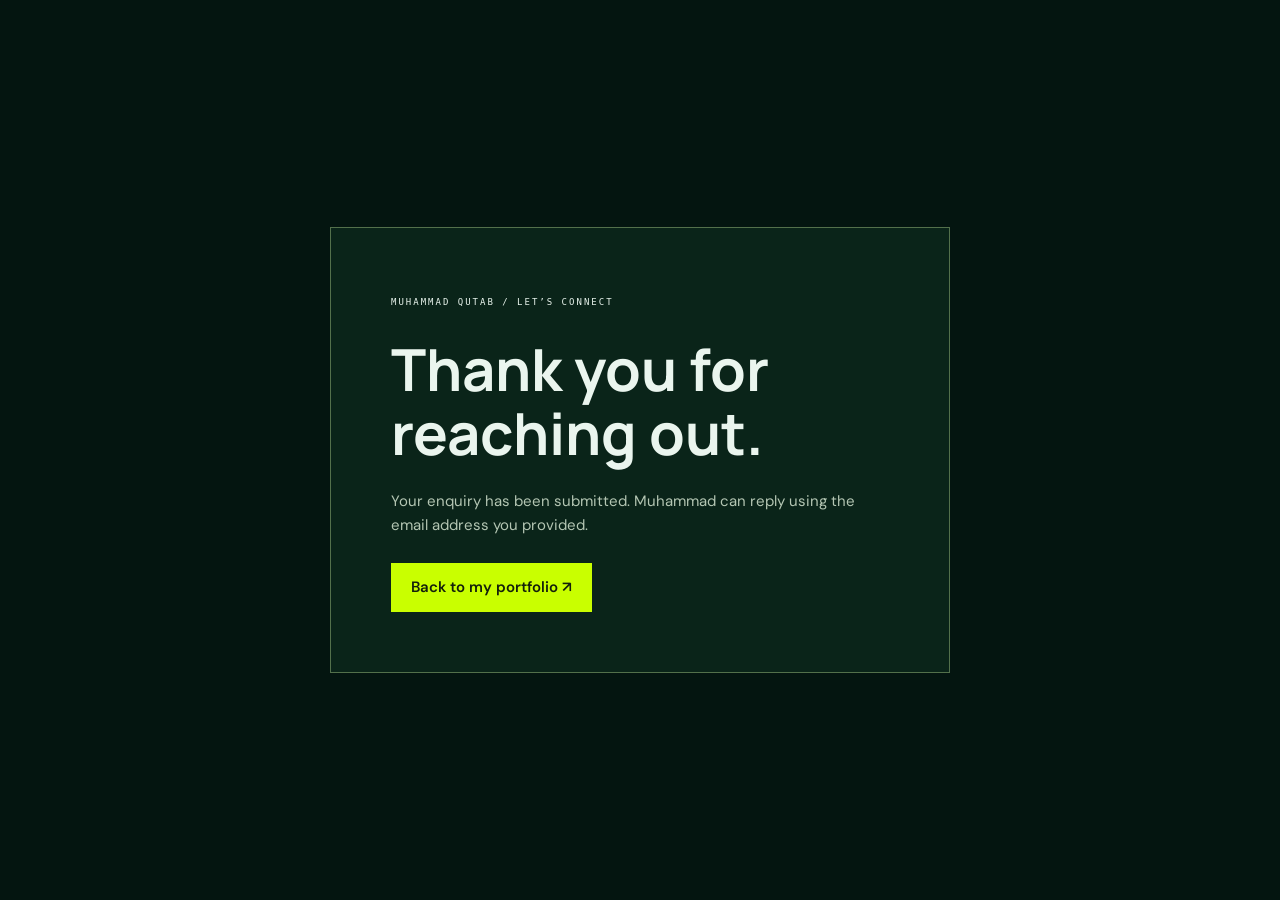
<file: thank-you.html>
<!doctype html><html lang="en"><head><meta charset="utf-8"><meta name="viewport" content="width=device-width,initial-scale=1"><meta name="robots" content="noindex"><title>Thank you — Muhammad Qutab</title><link rel="stylesheet" href="system.css"><style>body{min-height:100svh;display:grid;place-items:center;padding:30px}main{max-width:620px;padding:clamp(25px,6vw,60px);border:1px solid #53704b;background:#0a2419}h1{font-size:clamp(35px,6vw,58px);line-height:1.1;margin:24px 0}p{color:#b4c6b3;margin-bottom:25px}a{display:inline-block;padding:12px 20px;background:#c9ff00;color:#14200b;font-weight:600}</style></head><body><main><span class="eyebrow">MUHAMMAD QUTAB / LET’S CONNECT</span><h1>Thank you for<br>reaching out.</h1><p>Your enquiry has been submitted. Muhammad can reply using the email address you provided.</p><a href="https://muhammadqutab.github.io/">Back to my portfolio ↗</a></main></body></html>
</file>
<file: system.css>
@import url('https://fonts.googleapis.com/css2?family=DM+Sans:wght@400;500;600;700&family=Manrope:wght@400;500;600;700;800&display=swap');
:root{--bg:#041510;--paper:#f3f5f1;--mint:#77dcbc;--lime:#c9ff00;--ink:#10291f;--text:#eaf5ee;--line:#244237;--muted:#91a89d}*{box-sizing:border-box}html{scroll-behavior:smooth;scroll-padding-top:95px}body{margin:0;background:var(--bg);color:var(--text);font:15px/1.65 'DM Sans',sans-serif;overflow-x:clip}a{color:inherit;text-decoration:none}button,input,textarea,select{font:inherit}button,a,input,textarea,select{-webkit-tap-highlight-color:transparent}button{cursor:pointer}a:focus-visible,button:focus-visible,select:focus-visible,summary:focus-visible{outline:2px solid #45bf91;outline-offset:5px}button{color:inherit}button:disabled{opacity:.3;cursor:default}h1,h2,h3,h4,p{margin:0}h1,h2,h3,h4{font-family:'Manrope',sans-serif}h2{font-weight:500;letter-spacing:-3.5px;font-size:clamp(42px,4.6vw,70px);line-height:1.08}h2 em{font-style:normal;font-weight:400;color:transparent;-webkit-text-stroke:1px #8bada05e}h3{font-weight:500;letter-spacing:-1px}.eyebrow{font:9px/1.6 monospace;letter-spacing:2px;text-transform:uppercase}.section{position:relative;padding:115px max(5%,calc((100% - 1250px)/2));scroll-margin-top:0}.dark{background:radial-gradient(ellipse at 65% 35%,#0b3024 0%,#041510 52%,#020a07 100%)}.light{background:var(--paper);color:var(--ink)}.light h2 em{color:#5c7769;-webkit-text-stroke:0}.light .eyebrow{color:#447462}.section-title{margin-bottom:58px}.section-title .eyebrow{margin-bottom:23px}.navbar{position:fixed;inset:24px 2.5% auto;z-index:70;height:66px;display:flex;align-items:center;justify-content:space-between;gap:30px;padding:0 23px;border:1px solid #6fa58d25;background:#04110deb;backdrop-filter:blur(18px);color:#e7f5ee;transition:background .4s,color .4s,border-color .4s}.logo{font-family:'Manrope',sans-serif;font-size:23px;font-weight:800;letter-spacing:-2px}.logo span{color:var(--mint)}.navbar nav{display:flex;gap:25px}.navbar nav a,.connect{font:8px monospace;letter-spacing:1.6px;text-transform:uppercase;color:#a1b8ab;position:relative}.navbar nav a:after{content:'';position:absolute;height:1px;width:100%;left:0;bottom:-13px;background:var(--mint);transform:scaleX(0);transform-origin:left;transition:transform .4s}.navbar nav a.active:after,.navbar nav a:hover:after{transform:scaleX(1)}.navbar nav a.active{color:white}.connect{display:flex;gap:12px;align-items:center;white-space:nowrap}.connect i,.availability i{width:5px;height:5px;background:var(--mint);box-shadow:0 0 10px var(--mint);border-radius:50%;display:inline-block}.header-progress{position:absolute;bottom:-1px;left:0;height:1px;width:100%;transform:scaleX(0);transform-origin:left;background:var(--mint)}.light-nav .navbar{background:#f4f8f3ed;color:#10291f;border-color:#153d2926}.light-nav .navbar nav a,.light-nav .connect{color:#456653}.light-nav .navbar nav a.active{color:#071b12}.menu-toggle{display:none}.sequence{position:fixed;right:2.4%;top:34%;display:flex;flex-direction:column;align-items:center;gap:15px;z-index:60;color:#6d9785;font:8px monospace}.sequence>span{writing-mode:vertical-rl;letter-spacing:2px;text-transform:uppercase;margin-bottom:10px}.sequence a.active{color:#9bf9d7;text-shadow:0 0 12px #86ffca}.sequence-track{height:65px;width:1px;background:#5a8a6c4d;position:relative;margin-bottom:4px}.sequence-track i{position:absolute;left:-2px;top:var(--progress,0%);width:5px;height:5px;border-radius:50%;background:#85e6be;box-shadow:0 0 14px #6fffbb}.light-nav .sequence{color:#617c6f}.light-nav .sequence a.active{color:#125c3a;text-shadow:none}.system-footer{position:fixed;bottom:15px;left:3%;right:3%;display:flex;justify-content:space-between;z-index:60;pointer-events:none;font:7px monospace;letter-spacing:1px;color:#759582aa}.edition{margin-left:27px}.motion-control{position:fixed;z-index:80;bottom:35px;left:3%;padding:6px 9px;border:1px solid #65877440;background:#091c13d9;color:#a0c4ae;font:8px monospace;letter-spacing:1px}.motion-control span{color:var(--mint);margin-left:7px}.light-nav .motion-control{background:#edf5eae8;color:#285b3e}.hero{min-height:800px;height:100svh;max-height:1200px;padding-top:150px;isolation:isolate;overflow:hidden}.hero:after{content:'';position:absolute;inset:0;pointer-events:none;background:linear-gradient(0deg,#020c08 0%,transparent 23%);z-index:3}.ambient{position:absolute;inset:0;background:radial-gradient(ellipse at 61% 53%,#1d584029,transparent 55%);z-index:-1}.hero-grid{position:absolute;inset:0;background-image:linear-gradient(#1c674312 1px,transparent 1px),linear-gradient(90deg,#1c674312 1px,transparent 1px);background-size:80px 80px;mask-image:radial-gradient(ellipse,#0008,transparent 75%);z-index:-1}.hero-identity{position:absolute;left:7%;top:36%;z-index:4;width:55%}.hero-intro{color:#71a58a;margin-bottom:24px;font-size:8px}.hero h1{font-size:clamp(70px,8.4vw,140px);line-height:.95;letter-spacing:-7px;font-weight:700;text-transform:uppercase}.hero h1>span{display:block}.hero h1>span:first-child{font-size:.66em;letter-spacing:-4px;margin-bottom:10px}.outline{color:transparent;-webkit-text-stroke:1px #9fb9acb0}.hero h2{font-size:19px;letter-spacing:-.5px;margin-top:30px;line-height:1.5;font-weight:400;display:flex;align-items:center;gap:14px}.hero h2 i{width:35px;height:1px;background:var(--mint)}.hero-tagline{font:8px monospace;letter-spacing:2px;margin:14px 0 0 49px;color:#8dad9c}.hero-cta{font:10px monospace;display:inline-flex;gap:45px;align-items:center;margin:29px 0 0 49px;border-bottom:1px solid #437d61;padding-bottom:10px;color:#b5dfc8}.hero-person{position:absolute;right:11%;bottom:0;height:85%;width:48%;z-index:1;transform:translate3d(var(--portrait-x,0px),var(--portrait-y,0px),0);transition:transform .6s ease-out}.hero-person img{width:100%;height:100%;object-fit:contain;object-position:bottom;filter:brightness(.8);mask-image:linear-gradient(to bottom,#000 70%,transparent 100%)}.hero-location{position:absolute;right:5.5%;top:45%;writing-mode:vertical-rl;font:7px monospace;letter-spacing:2px;color:#69987e;z-index:4}.scroll-enter{position:absolute;bottom:40px;left:45%;font:8px monospace;letter-spacing:2px;color:#91b49d;z-index:5;display:flex;gap:18px}.reveal-control{position:absolute;right:11%;bottom:75px;z-index:5;font:8px monospace;letter-spacing:1px;color:#93c4aa;border:1px solid #3c6e52;background:#06211499;padding:10px 13px}.circuit-overlay{position:absolute;inset:0;opacity:0;transition:opacity .6s;pointer-events:none}.connections-on .circuit-overlay{opacity:1}.connections-on .hero-person img{filter:brightness(.5) sepia(.2)}.circuit-overlay svg{width:100%;height:100%;fill:#92ffcb;stroke:#72ebad;stroke-width:1;filter:drop-shadow(0 0 7px #1fd981)}.circuit-overlay svg path{fill:none;stroke-dasharray:12 7;animation:flow 20s linear infinite}.circuit-overlay span{position:absolute;font:9px monospace;letter-spacing:2px;color:#90e8b9;background:#032112db;padding:8px 11px;border:1px solid #286143}.circuit-overlay span:nth-of-type(1){top:30%;left:5%}.circuit-overlay span:nth-of-type(2){top:48%;right:0}.circuit-overlay span:nth-of-type(3){top:65%;left:0}.circuit-overlay span:nth-of-type(4){top:75%;right:12%}.profile{padding-top:125px;padding-bottom:90px}.profile-grid{display:grid;grid-template-columns:1fr 1.9fr;gap:12px;max-width:1060px;margin:0 auto}.profile-intro{background:#0c4234;color:#eaf7ee;padding:32px;display:flex;flex-direction:column;gap:19px;border-radius:24px;box-shadow:0 18px 35px #163c2212}.profile-intro h3{font-family:monospace;font-size:17px;letter-spacing:0}.profile-intro p{font-size:13px;color:#b1d3c2;line-height:1.8}.profile-intro strong{font-weight:500;color:#e0f5e9}.profile-intro>a{display:flex;align-items:center;justify-content:space-between;padding:18px 21px;margin-top:auto;background:#eff7f1;color:#154432;border-radius:12px;font-size:12px}.profile-metrics{display:grid;grid-template-columns:1fr 1fr;gap:15px}.metric{background:#fbfcfa;border-radius:24px;padding:28px;min-height:224px;box-shadow:0 12px 30px #14312304}.metric>div{display:flex;justify-content:space-between;align-items:baseline;border-bottom:1px solid #dce5dc;padding-bottom:14px;gap:10px}.metric strong{font:500 58px/1 'Manrope',sans-serif;letter-spacing:-4px}.metric .medal{font-size:42px;letter-spacing:-2px}.metric>div>span{font-size:10px;color:#6e8075}.metric p{font-size:11px;color:#6d8375;line-height:1.8;margin-top:16px}.learning{max-width:1060px;margin:35px auto 0;border-top:1px solid #d3dfd4;padding-top:20px}.learning summary{cursor:pointer;display:flex;justify-content:space-between;font-size:12px;list-style:none}.learning summary::-webkit-details-marker{display:none}.learning-grid{display:grid;grid-template-columns:1fr 1fr;gap:50px;padding-top:25px}.learning h3{font-size:18px;margin-bottom:12px}.learning p,.learning li{font-size:12px;color:#5f7868}.learning ul{padding-left:15px}.skills{display:grid;grid-template-columns:.9fr 1.1fr;gap:65px;min-height:820px;align-items:center}.skills-copy .eyebrow{color:#6eddb1;margin-bottom:20px}.skills h2{font-size:clamp(40px,4.4vw,67px)}.section-description{font-size:13px;line-height:1.9;color:#8da998;max-width:330px;margin-top:25px}.active-module{border-left:1px solid #61cca1;padding:0 0 0 20px;margin-top:70px;min-height:170px}.active-module .eyebrow{font-size:8px;color:#6c9d83;margin-bottom:10px;display:block}.active-module h3{font-size:38px;font-weight:400;color:#7ae3b6;margin:0 0 8px;line-height:1.1}.active-module>p{font-size:12px;color:#9ebcac}.active-module #skill-tools{margin-top:10px;font-size:10px;color:#648e77}.skill-matrix{display:grid;grid-template-columns:repeat(3,1fr);border-top:1px solid #345a45;border-left:1px solid #345a45;perspective:1200px;transform:rotateY(var(--matrix-tilt,0deg));transition:transform .5s}.skill-module{min-height:155px;border:0;border-right:1px solid #345a45;border-bottom:1px solid #345a45;padding:22px 16px;text-align:left;display:flex;flex-direction:column;background:#0924193b;color:#b9d8c5;transition:background .35s,transform .35s}.skill-module>span{font:8px monospace;color:#5e8c72}.skill-module strong{font-size:15px;font-weight:400;margin:auto 0}.skill-module small{font:7px monospace;letter-spacing:1.3px;color:#5f9276;text-transform:uppercase}.skill-module:hover,.skill-module[aria-pressed=true]{background:#174d3470;transform:translateZ(15px);color:#9af2c2}.work{padding:0;background:var(--project-bg,#173b31);transition:background .6s}.work-sticky{padding:115px 7% 55px 5%;display:grid;grid-template-columns:.65fr 1.35fr;gap:35px;min-height:840px;position:relative;align-items:center;background-image:linear-gradient(#efffeb05 1px,transparent 1px),linear-gradient(90deg,#efffeb05 1px,transparent 1px);background-size:70px 70px}.work.enhanced{height:600svh}.enhanced .work-sticky{position:sticky;top:0;height:100svh;min-height:690px}.work-heading{align-self:start;padding-top:15px}.work .eyebrow{color:#bdd4bc90}.work h2{font-size:clamp(34px,3.4vw,53px);letter-spacing:-2.5px}.work h2 em{-webkit-text-stroke-color:#cfead085}.work .section-description{color:#d0e2d09c;font-size:12px;max-width:270px}.project-picker-label{display:block;margin-top:35px;font:8px monospace;text-transform:uppercase;letter-spacing:1.5px;color:#b6cdb9}#project-picker{margin-top:9px;background:#071c1275;border:1px solid #acd6ba40;border-radius:0;color:#e7f3e7;padding:11px 8px;max-width:100%;width:240px;font-size:11px}#project-picker option{background:#0d281d}.project-counter{display:flex;gap:15px;align-items:baseline;margin:32px 0 12px;font:10px monospace;color:#a6c8ae}.project-counter>span:first-child{font-size:37px;font-family:Georgia,serif;color:#e2f8df}.project-controls{display:flex;gap:8px}.project-controls button{border:1px solid #aecaae50;width:42px;height:35px;background:transparent;font-size:17px}.project-controls button:hover:not(:disabled){background:#d4f6d318}.showcase{display:grid;grid-template-columns:1fr 1fr;border:1px solid #bfd9b32e;min-height:550px;align-self:stretch;max-height:680px;transition:opacity .2s,transform .35s;perspective:1200px}.project-visual{margin:0;display:flex;flex-direction:column;align-items:center;justify-content:center;border-right:1px solid #bdd9b32e;padding:25px;position:relative;background:radial-gradient(ellipse,#aed3b411,transparent 70%)}.project-visual>span{position:absolute;top:20px;left:20px;font:8px monospace;letter-spacing:1.3px;color:#c2d5b581}.project-visual img{max-width:100%;width:100%;max-height:360px;object-fit:contain;filter:drop-shadow(12px 17px 15px #0004);transform:rotateY(var(--project-tilt,-5deg));transition:transform .5s}.project-visual figcaption{position:absolute;bottom:22px;left:20px;right:20px;text-align:center;font:7px monospace;letter-spacing:1.2px;color:#b6cbb4a6}.project-summary{display:flex;flex-direction:column;justify-content:center;align-items:start;padding:32px}.project-summary>.eyebrow{font-size:8px;letter-spacing:1px}.project-summary h3{font-size:clamp(25px,2.8vw,43px);line-height:1.08;letter-spacing:-1.6px;margin:20px 0}.project-summary>p{font-size:12px;color:#c8dcc8b8;line-height:1.8}.project-tags{display:flex;flex-wrap:wrap;gap:6px;margin:22px 0 30px}.project-tags span{padding:6px 8px;font:7px monospace;letter-spacing:.5px;border:1px solid #b2d1ad40;color:#cadfbe}.case-button{font:9px monospace;text-transform:uppercase;letter-spacing:1.4px;border:0;border-bottom:1px solid #bcdca490;background:transparent;padding:10px 0;display:flex;gap:40px;align-items:center}.case-button:hover{color:white}.work-bottom{grid-column:1/-1;display:flex;justify-content:space-between;font:7px monospace;letter-spacing:1.2px;color:#aec5ab;align-self:end}.work-bottom a{border-bottom:1px solid #a9c598;padding-bottom:5px}.leadership{background:#ebefdf}.lead-layout{display:grid;grid-template-columns:1fr 1.25fr;gap:60px}.lead-statement{padding:40px;background:#123e2b;color:#deefcf;position:relative;border-radius:2px}.lead-statement .eyebrow{color:#9ac89d}.lead-statement h3{font-size:45px;line-height:1.1;margin:28px 0}.lead-statement>p{font-size:14px;line-height:1.8;color:#a7c5a5;max-width:330px}.lead-stat{border-top:1px solid #577f574d;display:flex;align-items:center;gap:27px;padding-top:25px;margin-top:35px}.lead-stat strong{font:90px/1 'Manrope',sans-serif;letter-spacing:-6px;color:#ceee8d}.lead-stat strong span{font-size:50px}.lead-stat p{font-size:12px;color:#a7c69e}.lead-statement .lead-date{font:8px monospace;letter-spacing:1.8px;margin-top:30px;color:#86b083}.events{display:flex;flex-direction:column;gap:20px}.event-card{border:1px solid #adbca15e;padding:32px;background:#f5f7ed}.event-number{font:8px monospace;letter-spacing:1.4px;color:#638258}.event-card h3{font-size:44px;display:flex;justify-content:space-between;margin:15px 0 4px;letter-spacing:-2px}.event-card h3 span{font-size:26px;color:#6b925a}.event-full{font-size:12px;color:#51674c}.event-place{font-size:11px;color:#3e6742;margin:7px 0 18px}.event-card>p:last-child{font-size:12px;line-height:1.85;color:#6d7f64}.lead-capabilities{display:grid;grid-template-columns:repeat(4,1fr);gap:25px;border-top:1px solid #b6c3a5;margin-top:55px;padding-top:30px}.lead-capabilities article>span{font:8px monospace;color:#6f8b5d}.lead-capabilities h4{font-size:17px;margin:14px 0}.lead-capabilities p{font-size:12px;color:#6c8060;line-height:1.8}.experience{min-height:850px}.career{display:grid;grid-template-columns:230px 1fr;gap:55px;max-width:1030px;margin:auto}.career-nodes{display:flex;flex-direction:column;align-items:end;gap:25px;border-right:1px solid #38533c;padding-right:35px}.career-nodes button{width:70px;height:70px;border:1px solid #6e729766;border-radius:50%;position:relative;background:#031710;color:#728b73;font:12px monospace;transition:background .3s}.career-nodes button>span{position:absolute;right:95px;top:28px;white-space:nowrap;font:10px 'DM Sans',sans-serif;color:#82a486}.career-nodes button.selected{border-color:#a699ef;color:#d3caff;background:#17152d;box-shadow:0 0 35px #6260e211}.career-panel{background:#03100de0;border:1px solid #274232;padding:45px 50px;min-height:370px}.career-panel>.eyebrow{color:#aca0eb;font-size:8px}.career-panel h3{font-size:36px;line-height:1.15;margin:23px 0 14px;letter-spacing:-1.2px}.employer{color:#89d9b4;font-size:13px}.placement{color:#718f79;font-size:11px;margin-top:8px}.career-panel ul{padding-left:17px;color:#8fa695;font-size:12px;line-height:1.9;margin-top:22px}.career-controls{display:flex;align-items:center;justify-content:space-between;margin-top:22px;gap:10px}.career-controls>span{font:8px monospace;color:#64836c}.career-controls strong{font:30px Georgia,serif;color:#b1a1f0;margin-left:10px;margin-right:5px}.career-controls button{border:0;background:transparent;font:8px monospace;color:#94ad96}.contact{background:var(--lime);color:#f0f5df;padding:18px 14px 12px;overflow:hidden}.contact-inner{background:#192013;min-height:810px;border-radius:35px;position:relative;isolation:isolate;padding:35px 3%;overflow:hidden}.contact-inner:before,.contact-inner:after{content:'';position:absolute;width:950px;height:450px;left:-250px;top:180px;border:1px solid #a4c52813;border-radius:50%;transform:rotate(35deg);z-index:-1}.contact-inner:after{left:auto;right:-150px;top:250px;transform:rotate(-35deg)}.contact-top{display:flex;justify-content:space-between;align-items:center}.contact-top .eyebrow{color:var(--lime)}.availability{font:7px monospace;letter-spacing:1.5px;display:flex;gap:10px;align-items:center}.availability i{background:var(--lime);box-shadow:0 0 12px #c8ff00}.contact-headline{text-align:center;position:relative;margin:35px auto 0;z-index:3}.contact-headline h2{font-size:clamp(32px,5vw,76px);font-weight:500;letter-spacing:-3px;line-height:.98}.contact-headline h2 em{-webkit-text-stroke:0;color:#b3cd27;font-family:Georgia,serif;font-weight:400;font-size:.88em}.monogram{display:block;font:italic 43px Georgia,serif;color:var(--lime);margin-bottom:13px;transform:rotate(-12deg)}.contact-columns{display:grid;grid-template-columns:1fr 1.8fr 1fr;gap:30px;align-items:center;max-width:1100px;margin:40px auto 0}.contact-columns nav{display:flex;flex-direction:column;position:relative;z-index:5;align-self:center}.contact-columns nav:last-child{align-items:end}.contact-columns nav .eyebrow{font-size:8px;color:var(--lime);margin-bottom:20px}.contact-columns nav>a{font:600 20px/1.3 'Manrope',sans-serif;text-transform:uppercase;letter-spacing:-.5px;transition:color .25s,transform .25s}.contact-columns nav>a:hover{color:var(--lime);transform:translateX(5px)}.contact-person{position:relative;height:370px;align-self:end}.contact-person img{position:absolute;bottom:-15px;width:100%;height:115%;object-fit:contain;object-position:bottom;mask-image:linear-gradient(#000 75%,transparent 100%)}.start-project{position:absolute;bottom:0;left:50%;transform:translateX(-50%);display:flex;gap:30px;align-items:center;white-space:nowrap;background:var(--lime);color:#172009;font-size:11px;font-weight:600;padding:18px 22px;border-radius:8px;z-index:5}.contact-ribbon{position:absolute;left:3%;right:3%;bottom:120px;display:flex;justify-content:space-between;align-items:center;font:700 20px 'Manrope',sans-serif;color:#b6ef00;z-index:-1;opacity:.5}.brief{margin:35px 0 0 auto;max-width:360px;position:relative;z-index:6}.brief summary{display:flex;gap:25px;justify-content:space-between;cursor:pointer;list-style:none;border:1px solid #94aa2455;padding:12px 18px;border-radius:5px;font:8px monospace;letter-spacing:1px;color:#bdd542}.brief summary::-webkit-details-marker{display:none}.brief form{padding:20px;background:#121b0c;border:1px solid #586522;margin-top:10px}.brief label{display:block;font-size:11px;margin:0 0 15px;color:#bac5a0}.brief input,.brief textarea{display:block;width:100%;margin-top:5px;border:1px solid #465735;padding:8px;background:#202d16;color:#eff3dc;border-radius:0}.brief button{border:0;background:var(--lime);color:#1b220a;font-size:11px;padding:10px 15px}.brief form p{font-size:10px;line-height:1.6;color:#93a16e;margin-top:10px}.contact footer{display:flex;justify-content:space-between;gap:20px;color:#253006;font:8px monospace;margin:10px 10px 0}.contact footer a{font-size:9px}.on-contact .navbar{transform:translateY(-120%);transition:transform .4s}.on-contact .system-footer{visibility:hidden}.on-contact .motion-control{bottom:32px}.on-contact .sequence{color:#809447}.on-contact .sequence a.active{color:var(--lime)}dialog{width:min(1180px,94vw);max-height:92svh;padding:0;border:1px solid #c7d5c7;background:#f4f7f0;color:#173523;overscroll-behavior:contain}dialog::backdrop{background:#000c;backdrop-filter:blur(9px)}.case-top{display:flex;justify-content:space-between;align-items:center;padding:20px 25px;border-bottom:1px solid #cdd9cc;position:sticky;top:0;background:#f5f8f2ed;backdrop-filter:blur(10px);z-index:4;font:8px monospace;letter-spacing:1.2px}.case-top button{border:1px solid #bdcfba;background:transparent;color:#31583a;padding:8px 12px;font:10px monospace}.case-hero{display:grid;grid-template-columns:1fr 1fr}.case-image{padding:40px;min-height:360px;display:flex;align-items:center;justify-content:center;background:var(--case-bg,#dfe8d8);position:relative}.case-image img{width:100%;max-height:390px;object-fit:contain;filter:drop-shadow(15px 20px 15px #15261220)}.case-image>span{position:absolute;bottom:15px;left:25px;font:7px monospace;color:#3d674b;letter-spacing:1px}.case-intro{padding:45px;display:flex;justify-content:center;flex-direction:column}.case-intro>.eyebrow{color:#6c866e;font-size:8px}.case-intro h2{font-size:48px;letter-spacing:-2px;margin:20px 0}.case-intro>p{font-size:13px;line-height:1.8;color:#56735b}.case-intro .project-tags{margin-bottom:0}.case-intro .project-tags span{border-color:#acc0a4;color:#55704b}.case-facts{display:grid;grid-template-columns:1fr 1fr 1fr;border-top:1px solid #d2decf;border-bottom:1px solid #d2decf}.case-facts>div{padding:24px}.case-facts span{font:8px monospace;letter-spacing:1px;color:#6e886b}.case-facts p{font-size:12px;margin-top:10px}.case-section{padding:45px;display:grid;grid-template-columns:1fr 1.3fr;gap:45px}.case-section h3{font-size:32px;line-height:1.15;margin-top:17px}.case-section p,.case-section li{font-size:13px;line-height:1.85;color:#607459}.case-section ul{padding-left:18px}.case-section.tint{background:#e5ecd9}.case-links{padding:30px 45px 45px;display:flex;gap:15px;flex-wrap:wrap}.case-links a{background:#174630;color:white;padding:12px 18px;font-size:12px}.case-attribution{padding:20px 45px;background:#deebd5;color:#3b5e36;font-size:12px;line-height:1.8}.reveal{opacity:1}.js-motion .reveal{opacity:0;transform:translateY(28px);transition:opacity .8s,transform .8s}.js-motion .reveal.visible{opacity:1;transform:none}.cursor-halo{position:fixed;left:0;top:0;width:34px;height:34px;border:1px solid #94dac185;border-radius:50%;z-index:100;pointer-events:none;opacity:0;transform:translate(-50%,-50%);transition:width .25s,height .25s;mix-blend-mode:difference}.cursor-halo.active{width:52px;height:52px}.skip{position:fixed;left:15px;top:-100px;z-index:200;background:#fff;color:#10231a;padding:12px}.skip:focus{top:10px}[hidden]{display:none!important}@keyframes flow{to{stroke-dashoffset:-400}}.motion-off *,.motion-off *:before,.motion-off *:after{animation:none!important;transition:none!important}.motion-off{scroll-behavior:auto}.motion-off .reveal{opacity:1;transform:none}.motion-off .hero-person,.motion-off .skill-matrix,.motion-off .project-visual img{transform:none}.motion-off .cursor-halo{display:none}@media(max-width:1100px){.navbar nav{gap:17px}.navbar nav a{font-size:7px}.connect{font-size:7px}.hero-identity{left:6%}.hero-person{right:6%;width:53%}.hero h1{font-size:105px}.hero h1>span:first-child{font-size:.59em}.skills{gap:35px}.work-sticky{grid-template-columns:.6fr 1.4fr;gap:25px}.showcase{min-height:500px}.project-summary{padding:23px}.project-visual{padding:18px}.project-summary h3{font-size:29px}.lead-layout{gap:30px}.career{grid-template-columns:180px 1fr;gap:35px}.career-panel{padding:35px}.contact-headline h2{font-size:58px}}@media(max-width:800px){.connect{display:none}.navbar{height:60px;padding:0 18px;top:12px}.navbar nav{gap:16px}.section{padding:95px 7%}.hero{height:850px;padding:0;min-height:760px}.hero-identity{top:40%;width:75%;left:7%}.hero h1{font-size:100px}.hero-person{right:-7%;width:75%;height:85%;opacity:.8}.hero h2{font-size:17px}.profile-grid{grid-template-columns:1fr 1.5fr}.profile-intro{padding:25px}.metric{padding:20px;min-height:230px}.metric strong{font-size:45px}.metric .medal{font-size:32px}.skills{grid-template-columns:1fr;gap:40px}.active-module{margin-top:30px;min-height:130px}.skill-module{min-height:130px}.work{padding:0}.work-sticky{grid-template-columns:1fr;padding:110px 7% 55px;gap:30px;min-height:0}.work-heading{display:grid;grid-template-columns:1fr auto;gap:8px 20px}.work-heading>.eyebrow,.work-heading>h2,.work-heading>.section-description{grid-column:1/2}.work-heading>.section-description{display:none}.project-picker-label{grid-column:1;grid-row:4;margin:15px 0 0}.project-counter{grid-column:2;grid-row:1/3;align-self:end;margin:0}.project-controls{grid-column:2;grid-row:4/6;align-self:center}.work-heading select{grid-column:1;grid-row:5}.showcase{min-height:520px}.work-bottom{line-height:1.8;gap:25px}.leadership{padding:85px 7%}.lead-layout{grid-template-columns:1fr}.lead-capabilities{grid-template-columns:1fr 1fr}.career{grid-template-columns:100px 1fr;gap:20px}.career-nodes{padding-right:18px;gap:35px}.career-nodes button>span{display:none}.career-panel{padding:30px;min-height:400px}.career-panel h3{font-size:28px}.contact{padding:12px}.contact-inner{padding:25px;min-height:800px}.contact-headline h2{font-size:45px}.contact-top .eyebrow{font-size:7px}.availability{font-size:6px}.contact-columns{grid-template-columns:1fr 1.4fr 1fr;gap:10px}.contact-columns nav>a{font-size:15px}.contact-ribbon{font-size:15px}.contact-person{height:320px}.contact footer{font-size:7px;flex-wrap:wrap;gap:10px}.case-intro{padding:25px}.case-intro h2{font-size:36px}.case-image{padding:25px;min-height:300px}.case-section{padding:30px;gap:25px}.case-section h3{font-size:27px}}@media(max-width:600px){html{scroll-padding-top:85px}.navbar{inset:10px 4% auto;height:58px}.navbar nav{position:absolute;top:65px;left:0;right:0;background:#062419f5;display:none;flex-direction:column;padding:20px;border:1px solid #315842;gap:0}.navbar nav.open{display:flex}.navbar nav a{padding:11px 5px;font-size:10px;color:#b9d1c1}.navbar nav a:after{bottom:5px}.light-nav .navbar nav{background:#eff5ebf5}.menu-toggle{display:flex;gap:25px;border:0;background:transparent;font:10px monospace;color:inherit}.sequence{display:none}.system-footer{font-size:6px;bottom:9px}.system-footer #coordinates{display:none}.motion-control{left:auto;right:4%;bottom:10px;font-size:7px}.hero{height:91svh;min-height:740px;max-height:1000px}.hero-person{right:-20%;width:110%;height:82%;bottom:30px;opacity:.83}.hero-person img{mask-image:linear-gradient(#000 55%,transparent 98%);filter:brightness(.64)}.hero-identity{top:auto;bottom:170px;width:91%;left:7%}.hero-intro{font-size:6px;margin-bottom:20px;letter-spacing:1.2px}.hero h1{font-size:clamp(68px,20vw,110px);letter-spacing:-5px}.hero h1>span:first-child{font-size:.52em;letter-spacing:-2px;margin-bottom:8px}.hero h2{font-size:14px;margin-top:23px;gap:10px}.hero h2 i{width:20px}.hero-tagline{font-size:6px;letter-spacing:1px;margin-left:30px}.hero-cta{margin-left:30px;font-size:9px}.hero-location{top:22%;font-size:6px;right:5%}.scroll-enter{left:7%;bottom:65px;font-size:7px}.reveal-control{right:7%;bottom:62px;font-size:6px;padding:8px}.hero:after{background:linear-gradient(0deg,#020c08 0%,transparent 40%)}.section{padding:75px 7%}h2{font-size:38px;letter-spacing:-2px}.section-title{margin-bottom:35px}.eyebrow{font-size:8px;letter-spacing:1.4px}.profile-grid{grid-template-columns:1fr;gap:15px}.profile-intro{min-height:380px;padding:27px}.profile-intro p{font-size:13px}.profile-metrics{gap:12px}.metric{padding:20px 15px;min-height:190px;border-radius:17px}.metric>div{display:block}.metric strong{font-size:43px;letter-spacing:-2px}.metric>div>span{display:block;margin-top:9px;font-size:9px}.metric .medal{font-size:34px}.metric p{font-size:10px;margin-top:12px;line-height:1.7}.learning summary{font-size:11px;gap:25px}.learning-grid{grid-template-columns:1fr;gap:25px}.skills{gap:25px;min-height:0}.skills h2{font-size:38px}.active-module{margin-top:35px;margin-bottom:10px}.active-module h3{font-size:30px}.skill-module{padding:15px 11px;min-height:130px}.skill-module strong{font-size:12px}.skill-module small{font-size:6px;line-height:1.6;letter-spacing:.7px}.skill-module>span{font-size:7px}.work{padding:0}.work-sticky{padding:85px 7% 50px}.work h2{font-size:34px;letter-spacing:-1.8px}.project-counter>span:first-child{font-size:28px}.project-counter{gap:7px;font-size:8px}.project-picker-label{font-size:7px}.work select{width:200px;font-size:10px}.project-controls{gap:6px}.project-controls button{width:32px;height:31px}.showcase{grid-template-columns:1fr;max-height:none;min-height:0}.project-visual{min-height:260px;border-right:0;border-bottom:1px solid #b3c6a52e;padding:45px 25px}.project-visual img{max-height:210px}.project-visual figcaption{bottom:12px;font-size:6px}.project-summary{padding:27px}.project-summary h3{font-size:32px;margin:13px 0}.project-summary>p{font-size:12px}.project-tags{margin:20px 0}.case-button{font-size:9px;gap:35px}.work-bottom{display:block;font-size:6px}.work-bottom a{display:inline-block;margin-top:15px}.lead-statement{padding:30px}.lead-statement h3{font-size:38px}.lead-statement>p{font-size:13px}.lead-stat strong{font-size:77px}.event-card{padding:26px}.event-card h3{font-size:40px}.event-number{font-size:7px;letter-spacing:1px}.lead-capabilities{gap:25px 20px;margin-top:35px}.lead-capabilities h4{font-size:15px}.lead-capabilities p{font-size:11px}.career{display:block}.career-nodes{flex-direction:row;justify-content:start;gap:15px;border:0;padding:0 0 25px}.career-nodes button{width:48px;height:48px;font-size:10px}.career-panel{padding:27px;min-height:380px}.career-panel h3{font-size:28px}.career-controls{gap:5px}.career-controls>span{font-size:6px}.career-controls button{font-size:7px}.career-controls strong{font-size:24px}.contact{padding:9px}.contact-inner{padding:22px 18px;border-radius:22px;min-height:810px}.contact-top>.eyebrow{display:none}.contact-top .availability{font-size:6px}.contact-headline{margin-top:35px}.contact-headline h2{font-size:34px;letter-spacing:-1.7px;line-height:1.05}.contact-headline h2 em{font-size:.80em}.monogram{font-size:34px}.contact-columns{grid-template-columns:1fr 1fr;gap:20px;position:relative;padding-bottom:320px;margin-top:35px}.contact-columns nav:last-child{align-items:end}.contact-columns nav .eyebrow{margin-bottom:12px;font-size:7px}.contact-columns nav>a{font-size:15px}.contact-person{position:absolute;bottom:0;left:10%;right:10%;height:290px}.contact-person img{height:110%}.start-project{font-size:9px;padding:16px 18px;gap:25px}.contact-ribbon{display:none}.brief{margin-top:20px;max-width:100%}.contact footer{font:6px monospace;margin:10px 8px 22px}.contact footer a{font-size:7px}.on-contact .motion-control{bottom:5px}.case-top{padding:15px;font-size:7px}.case-hero{grid-template-columns:1fr}.case-image{min-height:240px;padding:35px}.case-image img{max-height:220px}.case-intro{padding:28px}.case-intro h2{font-size:36px}.case-facts{grid-template-columns:1fr}.case-facts>div{padding:17px 28px;border-bottom:1px solid #d8e3d4}.case-section{grid-template-columns:1fr;padding:30px 28px;gap:20px}.case-section h3{font-size:29px}.case-section p,.case-section li{font-size:12px}.case-attribution{padding:22px 28px}.case-links{padding:25px 28px;gap:10px}.case-links a{font-size:10px}.cursor-halo{display:none}}@media(max-height:760px) and (min-width:801px){.enhanced .work-sticky{min-height:620px;padding-top:100px;padding-bottom:35px}.showcase{min-height:450px}.project-summary{padding:24px}.project-summary h3{font-size:31px}.project-summary>p{font-size:11px}.project-tags{margin:15px 0}.work h2{font-size:36px}.project-counter{margin-top:20px}.hero{min-height:720px}}@media(prefers-reduced-motion:reduce){html{scroll-behavior:auto}*,*:before,*:after{animation:none!important;transition:none!important}.reveal{opacity:1!important;transform:none!important}.hero-person,.skill-matrix,.project-visual img{transform:none!important}.cursor-halo{display:none}}
</file>
<file: motion.css>
/* Scroll-driven movement with reduced-motion and mobile fallbacks. */
.hero-identity{transform:translateY(calc(var(--hero-rise,0px) * -.5));opacity:calc(1 - var(--hero-scroll,0) * .72);will-change:transform}.hero-person{transform:translate3d(var(--portrait-x,0px),calc(var(--portrait-y,0px) + var(--hero-rise,0px)),0)}.ambient{animation:ambient-breathe 9s ease-in-out infinite alternate}.hero-grid{transform:translateY(calc(var(--hero-rise,0px) * .35))}.hero h1>span{animation:hero-title 1.2s cubic-bezier(.18,.8,.25,1) both}.hero h1>span:nth-child(2){animation-delay:.13s}.hero-intro,.hero h2,.hero-tagline,.hero-cta{animation:hero-copy .9s ease-out both;animation-delay:.35s}.scroll-enter span{display:inline-block;animation:scroll-arrow 1.6s ease-in-out infinite}.js-motion .reveal{transform:perspective(1200px) translateY(45px) rotateX(4deg);transition:opacity .85s ease,transform 1s cubic-bezier(.18,.75,.2,1);transition-delay:var(--stagger,0ms)}.js-motion .reveal.visible{transform:perspective(1200px) translateY(0) rotateX(0deg)}.profile-metrics{perspective:1200px}.js-motion .metric.visible{transform:translateY(var(--card-depth,0px)) rotateX(var(--card-angle,0deg));transition:transform .3s ease-out,opacity .85s}.metric strong{display:inline-block;transition:transform .5s}.metric:hover strong{transform:translateY(-5px)}.metric{box-shadow:0 15px 40px #153c2510;transform-style:preserve-3d}.metric:hover{box-shadow:0 20px 45px #153c2520}.skill-matrix{transform:perspective(1200px) translateY(var(--scroll-lift,0px)) rotateY(var(--matrix-tilt,0deg)) rotateX(var(--scroll-rotate,0deg));transform-style:preserve-3d;transition:transform .22s ease-out}.skill-module{transform:translateZ(var(--module-lift,0px));transition:transform .25s ease-out,background .4s;transition-delay:0s}.skill-module:hover,.skill-module[aria-pressed=true]{transform:translateZ(32px) translateY(-4px);box-shadow:0 12px 22px #0002}.active-module h3{animation:module-glow 5s ease-in-out infinite}.showcase{perspective:1600px;transform-style:preserve-3d;overflow:visible}.project-visual{transform-style:preserve-3d;backface-visibility:hidden;will-change:transform}.project-visual img{transform:perspective(1000px) translateY(var(--preview-float,0px)) rotateY(var(--project-tilt,-5deg));transition:transform .25s ease-out;will-change:transform}.project-summary{backface-visibility:hidden}.project-counter>span:first-child{display:inline-block;transition:transform .3s}.project-controls button{transition:background .25s,transform .25s}.project-controls button:hover:not(:disabled){transform:translateY(-3px)}.event-card{transform:translateY(var(--event-shift,0px)) rotateZ(var(--event-rotate,0deg));transition:transform .3s ease-out,box-shadow .3s;will-change:transform}.js-motion .event-card.visible{transform:translateY(var(--event-shift,0px)) rotateZ(var(--event-rotate,0deg));transition:transform .3s ease-out,opacity .85s}.event-card:hover{box-shadow:0 18px 38px #1e392117}.lead-stat strong{animation:stat-light 5s ease-in-out infinite}.lead-capabilities article{transition:transform .4s}.lead-capabilities article:hover{transform:translateY(-7px)}.experience.animated-career{height:260svh;min-height:0;padding:0}.animated-career .experience-inner{position:sticky;top:0;height:100svh;min-height:650px;padding:108px max(5%,calc((100% - 1250px)/2)) 45px;overflow:clip}.animated-career .section-title{margin-bottom:35px}.animated-career .section-title h2{font-size:clamp(37px,4vw,58px)}.animated-career .career-panel{min-height:320px;padding:30px 40px}.animated-career .career-panel h3{font-size:30px;margin:15px 0 10px}.animated-career .career-panel ul{margin-top:16px}.career-panels{perspective:1300px}.career-nodes button{transition:transform .45s,box-shadow .45s,background .4s,border-color .4s}.career-nodes button.selected{transform:scale(1.08);box-shadow:0 0 35px #9980e229}.career-nodes button>span{font-size:9px}.manager-description{font-size:14px;line-height:1.9;color:#91b6a0;max-width:470px;margin-top:25px}.contact-headline{transform:translateY(var(--contact-reveal,0px));transition:transform .2s ease-out}.contact-person img{transform:translateY(var(--contact-portrait,0px));transition:transform .2s ease-out}.contact-inner:before{animation:contour-drift 22s linear infinite alternate}.contact-inner:after{animation:contour-drift 29s linear infinite alternate-reverse}.contact-ribbon span{animation:footer-float 5s ease-in-out infinite}.contact-ribbon span:nth-child(2n){animation-delay:-2.5s}.contact-ribbon span:nth-child(3n){animation-delay:-1.2s}dialog[open]{animation:dialog-enter .55s cubic-bezier(.18,.8,.2,1)}.case-image img{animation:case-image-enter .8s ease-out}.case-intro{animation:case-copy-enter .75s ease-out}.motion-control{box-shadow:0 0 16px #4bcda112}.motion-control>span{font-weight:bold;color:#8bffd0}.motion-off .hero-identity,.motion-off .hero-grid,.motion-off .hero-person,.motion-off .metric,.motion-off .skill-matrix,.motion-off .skill-module,.motion-off .project-visual img,.motion-off .event-card,.motion-off .contact-headline,.motion-off .contact-person img{transform:none!important;opacity:1!important}.motion-off .project-visual,.motion-off .project-summary,.motion-off .career-panel{animation:none!important}.motion-off .hero h1>span{opacity:1}.motion-off .reveal{opacity:1;transform:none}@keyframes ambient-breathe{from{opacity:.4;transform:scale(.95)}to{opacity:1;transform:scale(1.08)}}@keyframes hero-title{from{opacity:0;transform:translateY(45px) rotateX(-10deg);filter:blur(6px)}to{opacity:1;transform:none;filter:blur(0)}}@keyframes hero-copy{from{opacity:0;translate:0 20px}to{opacity:1;translate:0 0}}@keyframes scroll-arrow{0%,100%{transform:translateY(-3px);opacity:.5}50%{transform:translateY(7px);opacity:1}}@keyframes module-glow{0%,100%{text-shadow:0 0 15px #72dfae00}50%{text-shadow:0 0 24px #72dfae25}}@keyframes stat-light{0%,100%{text-shadow:0 0 18px #ceee8d00}50%{text-shadow:0 0 32px #ceee8d20}}@keyframes contour-drift{from{rotate:-8deg;translate:-20px 0}to{rotate:8deg;translate:20px 20px}}@keyframes footer-float{0%,100%{translate:0 0}50%{translate:0 -12px}}@keyframes dialog-enter{from{opacity:0;transform:perspective(1500px) translateY(45px) rotateX(6deg) scale(.97)}to{opacity:1;transform:none}}@keyframes case-image-enter{from{opacity:0;transform:translateY(30px) rotateY(-12deg)}to{opacity:1;transform:none}}@keyframes case-copy-enter{from{opacity:0;transform:translateX(22px)}to{opacity:1;transform:none}}@media(max-width:800px){.skill-matrix{transform:perspective(1500px) translateY(calc(var(--scroll-lift,0px) * .4)) rotateX(calc(var(--scroll-rotate,0deg) * .4))}.project-visual img{transform:translateY(calc(var(--preview-float,0px) * .6))}.manager-description{font-size:13px}.career-nodes button>span{display:none}.hero-person{transform:translateY(calc(var(--hero-rise,0px) * .4))}.hero-identity{transform:translateY(calc(var(--hero-rise,0px) * -.2))}.event-card{will-change:auto}}@media(max-height:780px) and (min-width:801px){.animated-career .experience-inner{padding-top:100px;padding-bottom:30px}.animated-career .section-title{margin-bottom:22px}.animated-career .section-title h2{font-size:38px}.animated-career .section-title .eyebrow{margin-bottom:12px}.animated-career .career-panel{min-height:300px;padding:23px 30px}.animated-career .career-panel h3{font-size:26px}.animated-career .career-controls{margin-top:12px}}@media(prefers-reduced-motion:reduce){.hero-identity,.hero-grid,.hero-person,.metric,.skill-matrix,.skill-module,.project-visual img,.event-card,.contact-headline,.contact-person img{transform:none!important;opacity:1!important}*,*:before,*:after{animation:none!important;transition:none!important}}
</file>
<file: journey.css>
/* A static, progressively enhanced 3D journey for GitHub Pages. */
.experience{position:relative;isolation:isolate;background:radial-gradient(ellipse at 80% 30%,#123e2d 0,transparent 55%),#03130f;--chapter-turn:0deg;--chapter-progress:.3333}
.experience-inner{position:relative;isolation:isolate}
.experience .section-title{position:relative;z-index:1;margin-bottom:32px}
.experience .section-title h2{font-size:clamp(40px,4.5vw,66px);line-height:1.05}
.journey-intro{font-size:13px;line-height:1.8;color:#a0b9a9;margin-top:18px}
.experience.animated-career{height:310svh}
.animated-career .experience-inner{padding-top:100px;padding-bottom:64px;min-height:710px}
.experience .career{position:relative;z-index:2;grid-template-columns:260px minmax(0,1fr);max-width:1100px;gap:42px;align-items:start}
.experience .career-nodes{align-items:stretch;padding:0;border:0;gap:12px}
.experience .career-nodes button{display:flex;align-items:center;gap:16px;width:100%;height:80px;padding:15px 18px;border-radius:4px;border:1px solid #42644d;background:#071d16b8;text-align:left;color:#8aa393;transform:none}
.experience .career-nodes button b{font:17px Georgia,serif;color:inherit}
.experience .career-nodes button>span{position:static;display:block;white-space:normal;font:10px monospace;letter-spacing:2px;color:inherit}
.experience .career-nodes small{display:block;font:11px sans-serif;letter-spacing:0;margin-top:7px;color:#a6bdac}
.experience .career-nodes i{font-style:normal;margin-left:auto}
.experience .career-nodes button.selected{background:#142b21;border-color:#beec71;color:#d5f8a1;box-shadow:inset 3px 0 #c0eb79,0 15px 35px #0004;transform:translateX(7px)}
.journey-hint{font:8px/1.9 monospace;letter-spacing:1.4px;color:#8ba28e;margin-top:14px}
.experience .career-panels{perspective:1400px;min-width:0}
.experience .career-panel{position:relative;min-height:358px;padding:28px 34px;border:1px solid #537659;background:linear-gradient(125deg,#102a20f5,#041610f5);box-shadow:16px 16px 0 -1px #082117,16px 16px 0 0 #35503c,0 30px 60px #0005;transform-origin:center bottom}
.experience .career-panel h3{font-size:32px;margin:13px 0 12px}
.experience .career-panel>.eyebrow{font-size:9px;color:#b4a8ec}
.chapter-label{font:9px monospace;letter-spacing:3px;color:#c2ee83;margin:0 0 16px}
.experience .career-panel ul{font-size:12px;margin-top:16px;line-height:1.8}
.experience .manager-description{margin-top:18px;font-size:13px;line-height:1.8}
.chapter-reflection{border-top:1px solid #38523e;padding-top:14px;margin-top:20px;font:italic 18px/1.35 Georgia,serif;color:#d6e6ca}
.agency-link{display:inline-flex;align-items:center;gap:28px;padding:12px 0 4px;font-size:12px;color:#c6ee8d;border-bottom:1px solid #97bd69;text-decoration:none}
.agency-link span{transition:transform .3s}.agency-link:hover span{transform:translate(3px,-3px)}
.experience .career-controls{margin-top:30px}.experience .career-controls button{padding:10px 0;font-size:10px}.experience .career-controls>span{font-size:9px}
.journey-world{position:absolute;inset:0;z-index:-1;overflow:hidden;pointer-events:none;perspective:1000px}
.journey-orbit{position:absolute;right:-5%;top:0;width:610px;height:610px;border:1px solid #b1e19426;border-radius:50%;transform:rotateX(58deg) rotateY(var(--journey-turn,0deg)) translateY(var(--journey-drift,0px))}
.orbit-two{width:480px;height:480px;right:2%;top:50px;transform:rotateX(30deg) rotateY(-50deg) rotateZ(var(--journey-turn,0deg))}
.journey-floor{position:absolute;bottom:-180px;left:-20%;width:140%;height:550px;background-image:linear-gradient(#9ad78714 1px,transparent 1px),linear-gradient(90deg,#9ad78714 1px,transparent 1px);background-size:65px 65px;transform:rotateX(65deg) translateY(var(--journey-drift,0px));mask-image:linear-gradient(transparent,#000)}
.story-cube{position:absolute;right:11%;top:105px;width:100px;height:100px;transform-style:preserve-3d;transform:rotateX(-20deg) rotateY(calc(var(--chapter-turn) + var(--journey-turn,0deg))) rotateZ(-8deg);transition:transform 1s cubic-bezier(.2,.8,.2,1)}
.story-cube i{position:absolute;inset:0;display:grid;place-items:center;border:1px solid #b7e78b80;background:#153d2b80;font:12px monospace;letter-spacing:3px;color:#c6eb98;font-style:normal;backface-visibility:hidden}
.story-cube i:nth-child(1){transform:translateZ(50px)}.story-cube i:nth-child(2){transform:rotateY(90deg) translateZ(50px)}.story-cube i:nth-child(3){transform:rotateY(180deg) translateZ(50px)}.story-cube i:nth-child(4){transform:rotateY(270deg) translateZ(50px)}.story-cube i:nth-child(5){transform:rotateX(90deg) translateZ(50px)}.story-cube i:nth-child(6){transform:rotateX(-90deg) translateZ(50px)}
.journey-progress{height:2px;background:#5b83552b;margin-top:32px;position:relative;z-index:2}.journey-progress i{display:block;height:100%;background:#c2ed80;transform:scaleX(var(--chapter-progress));transform-origin:left;transition:transform .7s}
.journey-marquee{overflow:hidden;margin-top:24px;opacity:.35;mask-image:linear-gradient(90deg,transparent,#000 8%,#000 92%,transparent)}
.journey-marquee>div{display:flex;width:max-content;animation:journey-marquee 35s linear infinite}.journey-marquee span{white-space:nowrap;font:600 clamp(24px,3vw,42px)/1.2 sans-serif;letter-spacing:2px;color:#95bf81}
@keyframes journey-marquee{to{transform:translateX(-50%)}}
.motion-off .journey-marquee>div{animation:none}.motion-off .story-cube{transform:rotateX(-20deg) rotateY(-25deg);transition:none}.motion-off .journey-orbit,.motion-off .journey-floor{transition:none}.motion-off .journey-progress i{transition:none}
@media(min-width:801px) and (max-height:800px){.animated-career .experience-inner{padding-top:85px;min-height:620px}.animated-career .section-title{margin-bottom:22px}.animated-career .section-title h2{font-size:38px}.animated-career .journey-intro{margin-top:12px;font-size:12px}.animated-career .career-panel{min-height:300px;padding:20px 28px}.animated-career .career-panel h3{font-size:27px}.animated-career .chapter-label{margin-bottom:10px}.animated-career .chapter-reflection{margin-top:12px;padding-top:10px;font-size:16px}.animated-career .career-controls{margin-top:20px}.animated-career .journey-progress{margin-top:16px}.animated-career .journey-marquee{margin-top:16px}.animated-career .journey-marquee span{font-size:25px}}
@media(max-width:800px){.experience .career{grid-template-columns:1fr;gap:22px;display:grid}.experience .career-nodes{flex-direction:row;display:flex;gap:7px}.experience .career-nodes button{flex:1;min-width:0;height:90px;padding:10px;gap:8px;align-items:flex-start;flex-direction:column}.experience .career-nodes button>span{font-size:9px;letter-spacing:1px}.experience .career-nodes small{font-size:10px;line-height:1.3}.experience .career-nodes i,.journey-hint{display:none}.experience .career-nodes button.selected{transform:translateY(-4px)}.experience .career-panel{padding:25px;min-height:370px;box-shadow:8px 8px 0 -1px #082117,8px 8px 0 0 #35503c}.experience .section-title h2{font-size:clamp(34px,7vw,50px)}.journey-intro{max-width:75%;font-size:12px}.story-cube{right:0;top:70px;scale:.6;opacity:.6}.experience .career-controls>span{font-size:8px}.experience .career-controls button{font-size:9px}}
@media(prefers-reduced-motion:reduce){.journey-marquee>div{animation:none}.story-cube,.journey-progress i{transition:none}}
</file>
<file: recognition-contact.css>
/* Recognition and enquiries: preserve the portfolio's emerald / lime palette. */
.profile-intro .recognition-jump{margin-top:14px;display:table;font-size:11px;border-bottom:1px solid #759c83}
.recognition{margin:100px auto 0;max-width:1250px;padding-top:60px;border-top:1px solid #cbd9cd;scroll-margin-top:110px}
.recognition-heading{display:grid;grid-template-columns:1.4fr 1fr;align-items:end;gap:55px;margin-bottom:45px}
.recognition-heading h2{font-size:clamp(36px,4vw,58px);margin-top:20px;letter-spacing:-2.5px}.recognition-heading>p{font-size:14px;line-height:1.85;color:#5b7465;max-width:370px}
.learning-path{display:grid;grid-template-columns:repeat(4,minmax(0,1fr));padding:0;margin:0 0 45px;list-style:none;gap:0;counter-reset:chapter}
.learning-path li{padding:25px 25px 20px 0;border-top:1px solid #a9bcac;position:relative}.learning-path li:before{content:'';position:absolute;left:0;top:-4px;width:7px;height:7px;border-radius:50%;background:#315c42;box-shadow:0 0 0 6px var(--paper)}
.learning-path li>span{font:9px monospace;letter-spacing:1.3px;color:#577c63}.learning-path strong{display:block;font:600 16px/1.4 'Manrope',sans-serif;max-width:210px;margin:14px 0 10px}.learning-path p{font-size:12px;line-height:1.7;color:#647c6b;max-width:230px}.learning-path time{display:block;font:italic 27px Georgia,serif;color:#76937c;margin-top:20px}
.recognition-feature{display:grid;grid-template-columns:.9fr 1.6fr;gap:40px;padding:42px;border:1px solid #a4b7a1;background:linear-gradient(130deg,#e6ecdd,#f3f6ee);position:relative;isolation:isolate}
.honour-story .eyebrow{font-size:8px;letter-spacing:1.7px}.honour-story h3{font-size:clamp(27px,2.6vw,38px);line-height:1.15;letter-spacing:-1.5px;margin:20px 0}.honour-story>p:not(.eyebrow){font-size:12px;line-height:1.8;color:#5e7463}.winning-place{display:flex;align-items:center;gap:16px;margin:25px 0;padding:18px 0;border-block:1px solid #b9c8b2}.winning-place>strong{font:80px/.9 Georgia,serif;letter-spacing:-5px;color:#244c32}.winning-place>strong>span{font-size:28px;letter-spacing:-1px}.winning-place>div{font:9px/1.5 monospace;letter-spacing:1px}.winning-place small{display:block;font:10px/1.6 'DM Sans',sans-serif;letter-spacing:0;margin-top:7px;color:#60745c}.honour-story>a{display:inline-flex;gap:25px;border-bottom:1px solid #7f9b70;font-size:12px;padding:6px 0;margin-top:19px}
.honour-pair{display:grid;grid-template-columns:1fr 1fr;gap:18px;align-items:center;perspective:1400px}
.honour-card{padding:25px 23px;position:relative;min-height:340px;display:flex;flex-direction:column;background:linear-gradient(150deg,#173e2c,#071e15);color:#f0f4e4;border:1px solid #5b7753;box-shadow:7px 9px 0 #c5d2ba;transform-style:preserve-3d;transform:rotateY(var(--honour-tilt,0deg)) translateY(var(--honour-lift,0px));transition:transform .35s,border-color .35s}.honour-card:nth-child(2){margin-top:55px;background:linear-gradient(150deg,#203c2b,#0e2115)}.honour-card:hover{border-color:#bbdc7c}.honour-card-top{display:flex;align-items:center;justify-content:space-between;gap:10px;margin-bottom:28px}.honour-card-top>span:first-child{font:8px monospace;letter-spacing:1px;color:#bdcf9f}.honour-mark{font-size:40px;line-height:1;color:#c6ec83;text-shadow:0 0 30px #c6ec8340;animation:recognition-spark 9s ease-in-out infinite}.honour-card h4{font-size:19px;line-height:1.4;font-weight:500;letter-spacing:-.4px}.honour-project{font:italic 20px Georgia,serif;color:#cce795;margin:16px 0 12px}.honour-card>p:not(.honour-project){font-size:11px;line-height:1.8;color:#b2c6ad;margin-bottom:24px}.honour-card footer{margin-top:auto;border-top:1px solid #476243;padding-top:17px;display:flex;justify-content:space-between;gap:8px;font:8px monospace;letter-spacing:.7px;color:#b0c493}
.credential-heading{margin:45px 0 23px}.credential-heading h3{font-size:24px;margin-top:12px;letter-spacing:-.7px}.credential-grid{display:grid;grid-template-columns:repeat(3,minmax(0,1fr));gap:18px}.credential-card{border:1px solid #ccd9ca;padding:25px;background:#f9fbf5;position:relative}.credential-card:after{content:'';position:absolute;top:25px;right:22px;width:5px;height:5px;border-radius:50%;background:#7c987c}.credential-card>span{font:8px monospace;letter-spacing:1px;color:#68856b}.credential-card h4{font-size:20px;margin:18px 0 8px;font-weight:500}.credential-card p{font-size:12px;color:#5a755f}.credential-card time{display:block;font:9px monospace;color:#6e856c;margin-top:20px}.further-learning{max-width:none;margin-top:25px}.further-learning ul{margin-top:20px}.further-learning li{margin-top:8px}
@keyframes recognition-spark{50%{transform:rotate(90deg);text-shadow:0 0 35px #c6ec83aa}}
/* A visible form replaces the mailto-only brief. */
.contact-ribbon{position:relative;bottom:auto;left:auto;right:auto;margin:32px 0 0;z-index:0;pointer-events:none}
.enquiry{display:grid;grid-template-columns:.8fr 1.2fr;gap:65px;max-width:1100px;margin:70px auto 25px;padding-top:45px;border-top:1px solid #59662f;scroll-margin-top:40px;position:relative;z-index:6;text-align:left}
.enquiry:focus{outline:none}.enquiry .eyebrow{font-size:8px;color:#b9d45b}.enquiry-copy h3{font-size:clamp(34px,3.6vw,50px);line-height:1.12;letter-spacing:-1.8px;margin:22px 0}.enquiry-copy>p:not(.eyebrow){font-size:13px;line-height:1.8;color:#b4bda0;max-width:340px}.contact-email{display:inline-block;font-size:clamp(12px,1.3vw,17px);color:#d4eb8d;margin:25px 0 15px;overflow-wrap:anywhere;border-bottom:1px solid #657f3d}.email-options{display:flex;flex-wrap:wrap;gap:10px}.email-options>a,.email-options>button{font:10px 'DM Sans',sans-serif;border:1px solid #57663b;background:#222e19;color:#d4dfb9;padding:10px 12px;border-radius:3px}.email-options>a:hover,.email-options>button:hover{border-color:#c9ff00;color:#dfff90}.enquiry-copy .copy-status{font-size:11px;min-height:32px;margin-top:13px;color:#cce598}
#brief-form{padding:28px;background:#111e0f;border:1px solid #53613a;border-radius:5px;position:relative}#brief-form label{display:block;font-size:11px;color:#c3cfad;margin-bottom:18px}#brief-form input:not([type=hidden]),#brief-form textarea,#brief-form select{display:block;width:100%;border:1px solid #495a36;border-radius:3px;background:#1c2c16;padding:12px 13px;font:13px/1.5 'DM Sans',sans-serif;color:#eff5e4;margin-top:8px}#brief-form textarea{resize:vertical;min-height:125px;max-height:500px}#brief-form input::placeholder,#brief-form textarea::placeholder{color:#92a080;opacity:1}#brief-form input:focus-visible,#brief-form textarea:focus-visible,#brief-form select:focus-visible{outline:2px solid #c1e26c;outline-offset:3px}.enquiry-fields{display:grid;grid-template-columns:1fr 1fr;gap:15px}.form-honeypot{display:none!important}.form-privacy{font-size:10px;line-height:1.7;color:#a6b48f;margin:0 0 18px}.send-enquiry{width:100%;display:flex;align-items:center;justify-content:space-between;gap:20px;border:0;background:var(--lime);color:#1b2608;padding:15px 18px;font-weight:600;font-size:13px;border-radius:3px}.send-enquiry:hover{background:#d9ff61}.send-enquiry:disabled{opacity:.65}.send-enquiry span{font-size:20px}#brief-status{font-size:12px;line-height:1.7;color:#b1c494;margin-top:15px;min-height:22px}#brief-status[data-state=error]{color:#ffbfb0}#brief-status[data-state=success]{color:#d1ee9a}.motion-off .honour-mark{animation:none}.motion-off .honour-card{transform:none;transition:none}
@media(max-width:1100px){.recognition-feature{grid-template-columns:1fr;padding:30px;gap:28px}.honour-story{max-width:630px}.winning-place{max-width:440px}.honour-card{min-height:300px}.honour-card:nth-child(2){margin-top:20px}.enquiry{gap:30px}}
@media(max-width:800px){.recognition{margin-top:70px;padding-top:40px}.recognition-heading{grid-template-columns:1fr;gap:25px}.recognition-heading>p{max-width:550px}.learning-path{grid-template-columns:1fr 1fr;row-gap:20px}.learning-path li{padding-right:20px}.credential-grid{grid-template-columns:1fr}.credential-card{padding:22px}.credential-card h4{margin-top:12px}.enquiry{grid-template-columns:1fr;gap:30px;margin-top:40px}.enquiry-copy h3 br{display:none}.enquiry-copy>p:not(.eyebrow){max-width:550px}.contact-ribbon{flex-wrap:wrap;gap:20px;font-size:14px}}
@media(max-width:500px){.recognition-heading h2{font-size:35px;letter-spacing:-1.5px}.learning-path strong{font-size:14px}.learning-path p{font-size:11px}.recognition-feature{padding:24px 18px}.honour-pair{grid-template-columns:1fr;gap:22px}.honour-card{min-height:0;padding:24px}.honour-card:nth-child(2){margin-top:0}.honour-card h4{font-size:22px}.honour-card-top{margin-bottom:18px}.honour-card>p:not(.honour-project){font-size:12px}.honour-card footer{font-size:9px}.enquiry-fields{grid-template-columns:1fr;gap:0}#brief-form{padding:20px 16px}.enquiry-copy h3{font-size:36px}.enquiry{padding-top:30px}.email-options{gap:7px}.email-options>a,.email-options>button{padding:10px}.contact-email{font-size:15px}}
@media(prefers-reduced-motion:reduce){.honour-mark{animation:none}.honour-card{transform:none;transition:none}}
</file>
<file: mobile.css>
/* Mobile-only layout: keep the desktop composition unchanged. */
@media(max-width:800px){
  .hero{display:grid;grid-template-columns:minmax(0,1fr);grid-template-areas:'portrait' 'identity' 'reveal' 'scroll' 'location';align-content:start;gap:0;height:auto;min-height:100svh;max-height:none;padding:105px 7% 50px;overflow:clip}
  .hero:after{display:none}
  .hero-person{grid-area:portrait;position:relative;inset:auto;width:100%;max-width:380px;height:auto;justify-self:center;opacity:1;transform:none!important;transition:none;display:grid;gap:0;z-index:1}
  .hero-person img,.hero.connections-on .hero-person img{display:block;width:100%;height:clamp(290px,83vw,390px);object-fit:contain;object-position:center top;filter:none;opacity:1;mask-image:linear-gradient(to bottom,#000 0%,#000 77%,transparent 100%)}
  .hero-identity{grid-area:identity;position:relative;inset:auto;width:100%;text-align:center;margin:12px 0 0;transform:none!important;opacity:1!important;will-change:auto;z-index:4}
  .hero-intro{font-size:8px;letter-spacing:1px;line-height:1.7;margin-bottom:17px;overflow-wrap:anywhere}
  .hero h1{font-size:clamp(64px,16vw,94px);line-height:.95;letter-spacing:-3px}
  .hero h1>span:first-child{font-size:.5em;letter-spacing:-1.5px;margin-bottom:10px}
  .hero h2{font-size:clamp(13px,3.5vw,18px);line-height:1.5;letter-spacing:-.3px;justify-content:center;gap:8px;margin-top:22px}
  .hero h2 i{width:17px;flex-shrink:0}
  .hero-tagline{font-size:7px;letter-spacing:1px;line-height:1.8;margin:12px 0 0}
  .hero-cta{font-size:11px;gap:35px;margin:22px 0 0;padding-bottom:10px}
  .hero-grid{transform:none!important}
  .circuit-overlay{position:static;inset:auto;display:none;opacity:1;padding:12px 0 3px;gap:8px;grid-template-columns:repeat(2,minmax(0,1fr));width:100%}
  .connections-on .circuit-overlay{display:grid;animation:mobile-connections .4s ease-out both}
  .circuit-overlay svg{display:none}
  .circuit-overlay span,.circuit-overlay span:nth-of-type(n){position:static;inset:auto;display:block;min-width:0;text-align:center;font-size:9px;line-height:1.6;letter-spacing:1px;padding:10px 7px;white-space:normal;overflow-wrap:anywhere;background:#09291c;border-color:#366c4d}
  .reveal-control{grid-area:reveal;position:relative;inset:auto;justify-self:center;max-width:100%;font-size:9px;letter-spacing:1px;margin:24px 0 0;padding:11px 17px;z-index:5}
  .scroll-enter{grid-area:scroll;position:relative;inset:auto;justify-self:center;font-size:8px;line-height:1.8;letter-spacing:1px;gap:14px;margin-top:20px;z-index:5}
  .hero-location{grid-area:location;position:static;inset:auto;writing-mode:horizontal-tb;text-align:center;font-size:7px;line-height:1.8;letter-spacing:1px;margin-top:19px;color:#86ae95}
  .system-footer{display:none}
  .motion-control{bottom:10px;max-width:calc(100vw - 30px)}
  .enquiry-copy h3 br{display:initial}
}
@media(max-width:360px){.hero{padding-inline:6%}.hero-person img,.hero.connections-on .hero-person img{height:280px}.hero-intro{font-size:7px}.hero h2{font-size:12px}.hero-tagline{font-size:6px}.circuit-overlay span,.circuit-overlay span:nth-of-type(n){font-size:8px}}
@keyframes mobile-connections{from{opacity:0;transform:translateY(-5px)}to{opacity:1;transform:translateY(0)}}
@media(prefers-reduced-motion:reduce){.connections-on .circuit-overlay{animation:none}}
.motion-off .connections-on .circuit-overlay{animation:none}
@media(max-width:800px){
  .work-sticky{grid-template-columns:minmax(0,1fr)}
  .work-heading{min-width:0;grid-template-columns:minmax(0,1fr) auto;column-gap:14px}
  .work-heading>.eyebrow,.work-heading>h2{grid-column:1/-1}
  .work-heading select{width:100%;max-width:100%;min-width:0}
  .project-counter{grid-column:2;grid-row:4;align-self:center;margin:0}
  .project-controls{grid-column:2;grid-row:5;align-self:center}
  .showcase,.project-summary,.project-visual,.work-bottom{min-width:0;max-width:100%}
  .project-summary h3{overflow-wrap:anywhere}
}
</file>
<file: leadership-story.css>
/* Leadership: an editorial event journal. */
.lead-story-intro{display:flex;align-items:center;justify-content:space-between;gap:40px;margin:-15px 0 48px}.lead-story-intro>p{max-width:510px;font-size:16px;line-height:1.8;color:#5c7769}.lead-proof{display:flex;gap:45px}.lead-proof>div{display:flex;flex-direction:column}.lead-proof strong{font:500 54px/1.1 Manrope,sans-serif;letter-spacing:-3px}.lead-proof span{font:8px/1.7 monospace;letter-spacing:1px;margin-top:12px}.sec-story{background:#e6ede2;border:1px solid #c5d3c4;padding:32px;box-shadow:0 18px 55px #173e2510}.sec-heading{display:flex;align-items:center;justify-content:space-between;gap:25px;margin-bottom:26px}.sec-heading h3{font-size:64px;line-height:1.15;margin:12px 0;letter-spacing:-3px}.sec-heading h3 em{font:italic 64px Georgia,serif;color:#6d8972}.sec-heading p{font-size:12px;color:#5c7769}.role-pill{border:1px solid #9db99f;padding:12px 16px;font:9px/1.5 monospace;letter-spacing:1px;white-space:nowrap}.sec-gallery button{padding:0;border:0;background:#12281e;position:relative;display:block;overflow:hidden;color:white}.sec-main-photo{width:100%}.sec-main-photo img{display:block;width:100%;height:auto;transition:transform .7s}.sec-main-photo>span{position:absolute;bottom:0;left:0;right:0;padding:45px 25px 20px;display:flex;justify-content:space-between;gap:15px;background:linear-gradient(transparent,#03140ed9);font:9px/1.5 monospace;letter-spacing:1px}.sec-main-photo b{font-weight:400;color:#ceedd7}.sec-thumbnails{display:grid;grid-template-columns:repeat(5,minmax(0,1fr));gap:10px;margin-top:10px}.sec-thumbnails img{display:block;width:100%;height:115px;object-fit:cover;object-position:center 25%;transition:transform .6s,opacity .6s}.sec-thumbnails button span{position:absolute;bottom:7px;right:8px;background:#092419c9;padding:3px 6px;font:9px monospace}.sec-gallery button:hover img{transform:scale(1.025)}.sec-story-footer{display:flex;justify-content:space-between;gap:35px;align-items:center;padding-top:24px}.sec-story-footer p{font-size:14px;max-width:510px;line-height:1.8}.sec-story-footer>span{font:8px/1.8 monospace;letter-spacing:1px;max-width:230px;color:#5c7769}.lead-next-chapters{display:grid;grid-template-columns:1fr 1fr;gap:25px;margin-top:25px}.lead-chapter{padding:34px;border:1px solid #c5d3c4;background:#f9fbf6;display:flex;flex-direction:column;min-width:0}.lead-chapter h3{font-size:44px;line-height:1.1;letter-spacing:-2px;margin:28px 0 12px}.lead-chapter .chapter-place{font:11px/1.6 monospace;color:#65806c;margin-bottom:24px}.lead-chapter>p:not(.chapter-place){font-size:14px;line-height:1.8;max-width:390px;margin-bottom:30px}.lead-chapter footer,.lead-chapter>a{margin-top:auto;padding-top:20px;border-top:1px solid #bccfb9;display:flex;justify-content:space-between;font:9px/1.6 monospace;letter-spacing:1px}.agency-chapter{background:#102b20;color:#edf5e7;border-color:#204331}.agency-chapter .eyebrow,.agency-chapter .chapter-place{color:#add3b1}.agency-chapter>a{border-color:#42634b;color:#d2edba}.lead-closing{border-top:1px solid #c5d3c4;margin-top:45px;padding-top:30px;display:flex;align-items:center;justify-content:space-between;gap:20px}.lead-closing>span{font:9px monospace;letter-spacing:1.5px;color:#65806c}.lead-closing p{font:500 clamp(22px,3vw,38px)/1.3 Manrope,sans-serif;letter-spacing:-1px}.lead-closing em{font:italic 1.1em Georgia,serif;color:#6d8972}
/* Every credential is visible; editorial cards, not facsimile certificates. */
.credential-heading{margin:60px 0 28px}.credential-heading h3{font-size:clamp(29px,3.2vw,42px);line-height:1.15;letter-spacing:-1.5px}.credential-heading h3 em{font-style:normal;color:#6d8972}.credential-gallery{display:grid;grid-template-columns:repeat(3,minmax(0,1fr));gap:18px;perspective:1200px}.certificate-tile{background:linear-gradient(135deg,#fbfdf7,#e7eee0);border:1px solid #b9cbb6;box-shadow:0 8px 25px #27482e0a;padding:26px;display:flex;flex-direction:column;min-height:260px;position:relative;min-width:0;transition:box-shadow .35s,translate .35s}.certificate-tile:nth-child(2),.certificate-tile:nth-child(5){background:#173c2d;color:#eff6e9;border-color:#315441}.certificate-top{display:flex;align-items:center;justify-content:space-between;gap:15px}.certificate-top>span:first-child{font:8px/1.7 monospace;letter-spacing:1.2px;max-width:180px}.certificate-symbol{font:36px/1 Georgia,serif;color:#82a07a}.certificate-tile h4{font:500 24px/1.25 Manrope,sans-serif;letter-spacing:-.6px;margin:27px 0 12px;max-width:280px}.certificate-tile>p{font-size:12px;opacity:.75;margin-bottom:28px}.certificate-tile footer{border-top:1px solid #89a78055;padding-top:16px;margin-top:auto;display:flex;justify-content:space-between;gap:12px;font:8px/1.6 monospace;letter-spacing:.5px}.certificate-tile:hover{translate:0 -5px;box-shadow:0 18px 40px #173e2520}
#sec-lightbox{padding:0;border:1px solid #436454;background:#061a12;color:#eaf5ee;width:min(1100px,94vw);max-width:94vw;max-height:94svh;overflow:auto}#sec-lightbox::backdrop{background:#000d;backdrop-filter:blur(10px)}.sec-viewer-top,.sec-viewer-bottom{display:flex;align-items:center;justify-content:space-between;gap:20px;padding:16px 22px}.sec-viewer-top>span{font:9px monospace;letter-spacing:1px}.sec-viewer-top button,.sec-viewer-bottom button{background:transparent;border:1px solid #42634b;padding:10px 15px;min-height:44px;color:inherit}.sec-viewer-bottom{text-align:center}.sec-viewer-bottom p{font-size:14px}.sec-viewer-bottom span{font:9px monospace;color:#a8c7b4}#sec-full-photo{display:block;width:100%;height:65svh;object-fit:contain;background:#020a06}.motion-off .certificate-tile:hover{translate:none}
@media(max-width:800px){.lead-story-intro{flex-direction:column;align-items:flex-start;gap:25px;margin-bottom:30px}.lead-story-intro>p{font-size:14px}.lead-proof{width:100%;gap:40px}.lead-proof strong{font-size:44px}.sec-story{padding:20px}.sec-heading{align-items:flex-start;flex-direction:column;gap:15px}.sec-heading h3,.sec-heading h3 em{font-size:52px}.role-pill{font-size:8px;padding:8px 12px}.sec-main-photo>span{position:static;background:#102b20;padding:13px;font-size:8px;align-items:center}.sec-thumbnails{gap:6px}.sec-thumbnails img{height:75px}.sec-story-footer{flex-direction:column;align-items:flex-start;gap:15px}.sec-story-footer>span{max-width:none}.lead-next-chapters{gap:16px}.lead-chapter{padding:24px}.lead-chapter h3{font-size:32px}.lead-closing{align-items:flex-start;flex-direction:column;gap:15px}.credential-gallery{grid-template-columns:repeat(2,minmax(0,1fr))}.certificate-tile{padding:22px}.certificate-tile h4{font-size:22px}}
@media(max-width:500px){.sec-story{padding:15px}.sec-heading p{font-size:11px}.sec-thumbnails{grid-template-columns:repeat(5,minmax(0,1fr))}.sec-thumbnails img{height:65px}.sec-thumbnails button span{font-size:8px;bottom:3px;right:3px}.sec-main-photo>span{letter-spacing:0;font-size:7px}.sec-story-footer p{font-size:13px}.lead-next-chapters{grid-template-columns:1fr}.lead-chapter h3{font-size:36px}.credential-gallery{grid-template-columns:1fr}.certificate-tile{min-height:225px}.certificate-tile h4{max-width:none;font-size:24px;margin-top:20px}.sec-viewer-top,.sec-viewer-bottom{padding:12px;gap:10px}.sec-viewer-top>span{font-size:8px}#sec-full-photo{height:60svh}.sec-viewer-bottom p{font-size:12px}}
@media(prefers-reduced-motion:reduce){.certificate-tile:hover{translate:none}.sec-gallery button:hover img{transform:none}}
/* A contained 3D photo stage, with full original pictures. */
.sec-carousel{background:radial-gradient(ellipse at 50% 40%,#244c37,#061c13 68%);border:1px solid #3d624b;padding:30px 0 20px;color:#e8f1de;overflow:hidden;isolation:isolate}.sec-carousel-stage{position:relative;height:450px;perspective:1200px;touch-action:pan-y;overflow:hidden;outline-offset:-4px}.sec-slide{position:absolute;top:20px;left:50%;width:66%;height:400px;padding:10px;border:1px solid #70866a;background:#152e22;color:inherit;box-shadow:0 25px 40px #0007;transform:translateX(-50%);transform-style:preserve-3d;transition:transform .65s cubic-bezier(.22,.7,.2,1),opacity .5s,filter .5s;opacity:0;pointer-events:none}.sec-slide[data-position="0"]{transform:translateX(-50%) translateZ(35px);opacity:1;z-index:3;pointer-events:auto}.sec-slide[data-position="-1"]{transform:translateX(-107%) translateZ(-180px) rotateY(36deg);opacity:.55;z-index:2;pointer-events:auto;filter:saturate(.45)}.sec-slide[data-position="1"]{transform:translateX(7%) translateZ(-180px) rotateY(-36deg);opacity:.55;z-index:2;pointer-events:auto;filter:saturate(.45)}.slide-frame{height:calc(100% - 60px);display:block;background:#081b12;overflow:hidden}.slide-frame img{width:100%;height:100%;object-fit:contain;display:block}.slide-caption{display:grid;grid-template-columns:1fr auto;align-items:center;gap:4px 15px;text-align:left;padding:13px 10px 0}.slide-caption small{font:8px monospace;color:#9bb58c;letter-spacing:1px}.slide-caption b{font:400 14px/1.4 Manrope,sans-serif;grid-column:1}.slide-caption>span{grid-column:2;grid-row:1/3;font-size:20px}.sec-slider-controls{display:flex;align-items:center;justify-content:center;gap:25px;padding:10px 20px}.sec-slider-controls button{border:1px solid #688960;background:#203a28;color:#def3cb;width:46px;height:46px;font-size:20px}.sec-slider-controls p{font:10px/1.6 monospace;text-align:center;min-width:280px}.sec-slide-dots{display:flex;justify-content:center;gap:5px}.sec-slide-dots button{border:0;background:transparent;width:30px;height:32px;position:relative}.sec-slide-dots button:after{content:'';position:absolute;inset:14px 7px;background:#4d6b50;height:3px;transition:background .3s}.sec-slide-dots button[aria-pressed=true]:after{background:#c7ed9d}.sec-slider-hint{text-align:center;font:8px/1.8 monospace;color:#9bb58c;letter-spacing:.7px;padding:0 15px}.enquiry-fallback{border-top:1px solid #6b813a55;margin-top:20px;padding-top:20px;display:flex;flex-wrap:wrap;gap:12px;align-items:center}.enquiry-fallback button,.enquiry-fallback a{border:1px solid #718943;background:#253617;color:#e3f1ce;padding:12px 16px;font-size:12px}.enquiry-fallback p{font-size:11px;color:#aebd91;width:100%}
@media(max-width:800px){.sec-carousel{padding-top:12px}.sec-carousel-stage{height:380px}.sec-slide{width:75%;height:330px}.sec-slider-controls{gap:12px}.sec-slider-controls p{min-width:0;flex:1;font-size:9px}.sec-slider-controls button{flex:none}.slide-caption b{font-size:12px}.slide-caption small{font-size:7px}}
@media(max-width:500px){.sec-carousel-stage{height:330px;perspective:850px}.sec-slide{width:82%;height:290px;padding:7px;top:10px}.sec-slide[data-position="0"]{transform:translateX(-50%) translateZ(0)}.sec-slide[data-position="-1"]{transform:translateX(-105%) translateZ(-200px) rotateY(32deg)}.sec-slide[data-position="1"]{transform:translateX(5%) translateZ(-200px) rotateY(-32deg)}.slide-caption{padding:10px 3px 0;gap:5px}.slide-caption b{font-size:11px}.sec-slider-controls{padding:4px 10px}.sec-slider-hint{font-size:7px}.enquiry-fallback button,.enquiry-fallback a{width:100%;text-align:center}}
.motion-off .sec-slide{transition:none}@media(prefers-reduced-motion:reduce){.sec-slide{transition:none}}
/* Recognition masthead: a quiet, prominent editorial title. */
.recognition .recognition-masthead{position:relative;display:grid;grid-template-columns:minmax(0,1.6fr) minmax(0,1fr);gap:60px;background:linear-gradient(120deg,#092a1c,#173b29);color:#f0f5e7;padding:55px 50px;margin-bottom:55px;border:1px solid #486844;box-shadow:0 18px 45px #14351f12;overflow:hidden}.recognition-masthead:after{content:'✧';position:absolute;right:34px;top:20px;color:#a4c783;font:90px/1 Georgia,serif;opacity:.35;pointer-events:none}.recognition .recognition-masthead .eyebrow{color:#b5ca9c;font-size:8px;letter-spacing:2px}.recognition .recognition-masthead h2{font-size:clamp(40px,4.8vw,68px);font-weight:500;line-height:1.06;letter-spacing:-2.5px;margin-top:28px}.recognition-and{display:block;font:italic 25px/1.3 Georgia,serif;color:#b7cb9e;margin:12px 0 8px;letter-spacing:0}.recognition .recognition-masthead h2 em{display:block;font:italic 1em/1.08 Georgia,serif;color:#d8e8bc;letter-spacing:-1.7px}.recognition .recognition-masthead>p{color:#c0cfb5;border-left:1px solid #6b8752;padding-left:25px;font-size:13px;max-width:330px;align-self:end;margin-bottom:6px}
@media(max-width:800px){.recognition .recognition-masthead{grid-template-columns:1fr;gap:30px;padding:35px 28px}.recognition .recognition-masthead h2{font-size:clamp(35px,7vw,54px);letter-spacing:-1.7px}.recognition .recognition-masthead>p{font-size:12px;max-width:500px;padding-left:18px}.recognition-masthead:after{font-size:65px;right:20px;top:18px}.recognition-and{font-size:22px;margin:9px 0 6px}}
@media(max-width:400px){.recognition .recognition-masthead{padding:30px 20px}.recognition .recognition-masthead h2{font-size:34px}.recognition .recognition-masthead .eyebrow{font-size:7px;letter-spacing:1px}}
</file>
<file: recognition-gallery.css>
/* Recognition-only presentation; learning certifications retain their layout. */
.recognition-feature{grid-template-columns:minmax(0,.85fr) minmax(0,1.6fr)}
.honour-pair{min-width:0;align-items:stretch}.honour-card{min-width:0}.honour-card:nth-child(2){margin-top:0}.honour-card-top{margin-bottom:18px}
.recognition-image{display:block;position:relative;background:#e9eee5;border:1px solid #728573;overflow:hidden;border-radius:3px;text-decoration:none!important;color:#eaf5e6!important}
.recognition-image img{display:block;width:100%;height:100%;object-fit:contain;transition:transform .35s}
.recognition-image>span{position:absolute;right:8px;bottom:8px;background:#092319e8;padding:7px 10px;border:1px solid #7b9e80;font:10px/1.3 monospace;letter-spacing:.3px}
.recognition-image:hover img{transform:scale(1.015)}.recognition-image:focus-visible{outline:3px solid #83dcb7;outline-offset:4px}
.honour-card .recognition-image{aspect-ratio:1.42;margin-bottom:22px}.honour-card h4{font-size:18px}.honour-card .honour-project{margin-top:12px}
.recognition-collection{margin:30px 0 0;padding:36px;background:radial-gradient(ellipse at top right,#204a36,#0b241b 60%);color:#eff5e7;border:1px solid #52775d;min-width:0}
.recognition-collection-head{display:flex;justify-content:space-between;align-items:flex-end;gap:24px;margin-bottom:28px}.recognition-collection .eyebrow{color:#a2c3a5;font-size:9px;letter-spacing:1.5px}.recognition-collection h3{font-size:clamp(28px,3vw,42px);line-height:1.15;letter-spacing:-1.3px;margin:12px 0}.recognition-collection h3 em{font-family:Georgia,serif;font-weight:400;color:#c6df9f}.recognition-collection-head p:not(.eyebrow){font-size:12px;line-height:1.6;color:#bed0bd;margin:0}
.recognition-controls{display:flex;gap:8px;flex-shrink:0}.recognition-controls button{width:42px;height:42px;border:1px solid #6d9574;background:#183b2b;color:#e0edd0;font-size:22px;cursor:pointer}.recognition-controls button:hover,.recognition-controls button:focus-visible{background:#c9e6a3;color:#10261a}.recognition-controls button:disabled{opacity:.35;cursor:default}
.recognition-track{display:flex;gap:20px;overflow-x:auto;scroll-snap-type:x mandatory;scrollbar-width:thin;scrollbar-color:#7fa785 #19392a;padding:4px 2px 20px;overscroll-behavior-x:contain}.recognition-track:focus-visible{outline:2px solid #a9cc99;outline-offset:6px}
.recognition-tile{flex:0 0 calc((100% - 40px)/3);min-width:0;scroll-snap-align:start;background:#143426;border:1px solid #416a4e;display:flex;flex-direction:column;border-radius:4px;overflow:hidden}.recognition-tile .recognition-image{aspect-ratio:1.42;border:0;border-radius:0;background:#e9eee5}.recognition-tile-copy{padding:21px;display:flex;flex:1;flex-direction:column}.recognition-tile h4{font-size:21px;line-height:1.2;letter-spacing:-.4px;margin:12px 0}.recognition-tile-copy>p:not(.eyebrow){font-size:12px;line-height:1.7;color:#bfd1bc;margin:0 0 22px}.recognition-tile footer{font:9px/1.7 monospace;letter-spacing:.6px;color:#aaca9c;border-top:1px solid #426348;padding-top:14px;margin-top:auto}.recognition-hint{display:flex;justify-content:space-between;gap:15px;margin:18px 0 0!important;font:9px/1.6 monospace!important;letter-spacing:1px;color:#afd09c}.recognition-hint span{letter-spacing:0;color:#adc1ad}
@media(max-width:1100px){.recognition-feature{grid-template-columns:1fr}.recognition-tile{flex-basis:calc((100% - 20px)/2)}}
@media(max-width:600px){.recognition-collection{padding:24px 16px}.recognition-collection-head{align-items:flex-start;gap:12px;flex-wrap:wrap}.recognition-collection h3{font-size:29px}.recognition-tile{flex-basis:90%}.recognition-track{gap:12px}.recognition-tile-copy{padding:18px}.recognition-controls button{width:40px;height:40px}.recognition-hint{display:block}.recognition-hint span{display:block;margin-top:6px}.honour-card .recognition-image{margin-bottom:18px}.honour-card h4{font-size:22px}}
@media(prefers-reduced-motion:reduce){.recognition-image img{transition:none}.recognition-image:hover img{transform:none}}
.motion-off .recognition-image img{transition:none}
</file>
<file: work-links.css>
.project-direct-links{display:flex;flex-wrap:wrap;gap:8px 16px;margin-top:18px;position:relative;z-index:2}.project-direct-links a{font:10px/1.6 'DM Sans',sans-serif;letter-spacing:.1px;color:#c6e1be;border-bottom:1px solid #88ab7666;padding:5px 0}.project-direct-links a:hover{color:#e8ffcf;border-color:currentColor}.project-direct-links a:focus-visible{outline:2px solid #b5e69e;outline-offset:5px}.project-summary{min-width:0}@media(max-width:600px){.project-direct-links{gap:8px 18px;margin-top:17px}.project-direct-links a{font-size:11px;min-height:36px;display:flex;align-items:center}}
</file>
